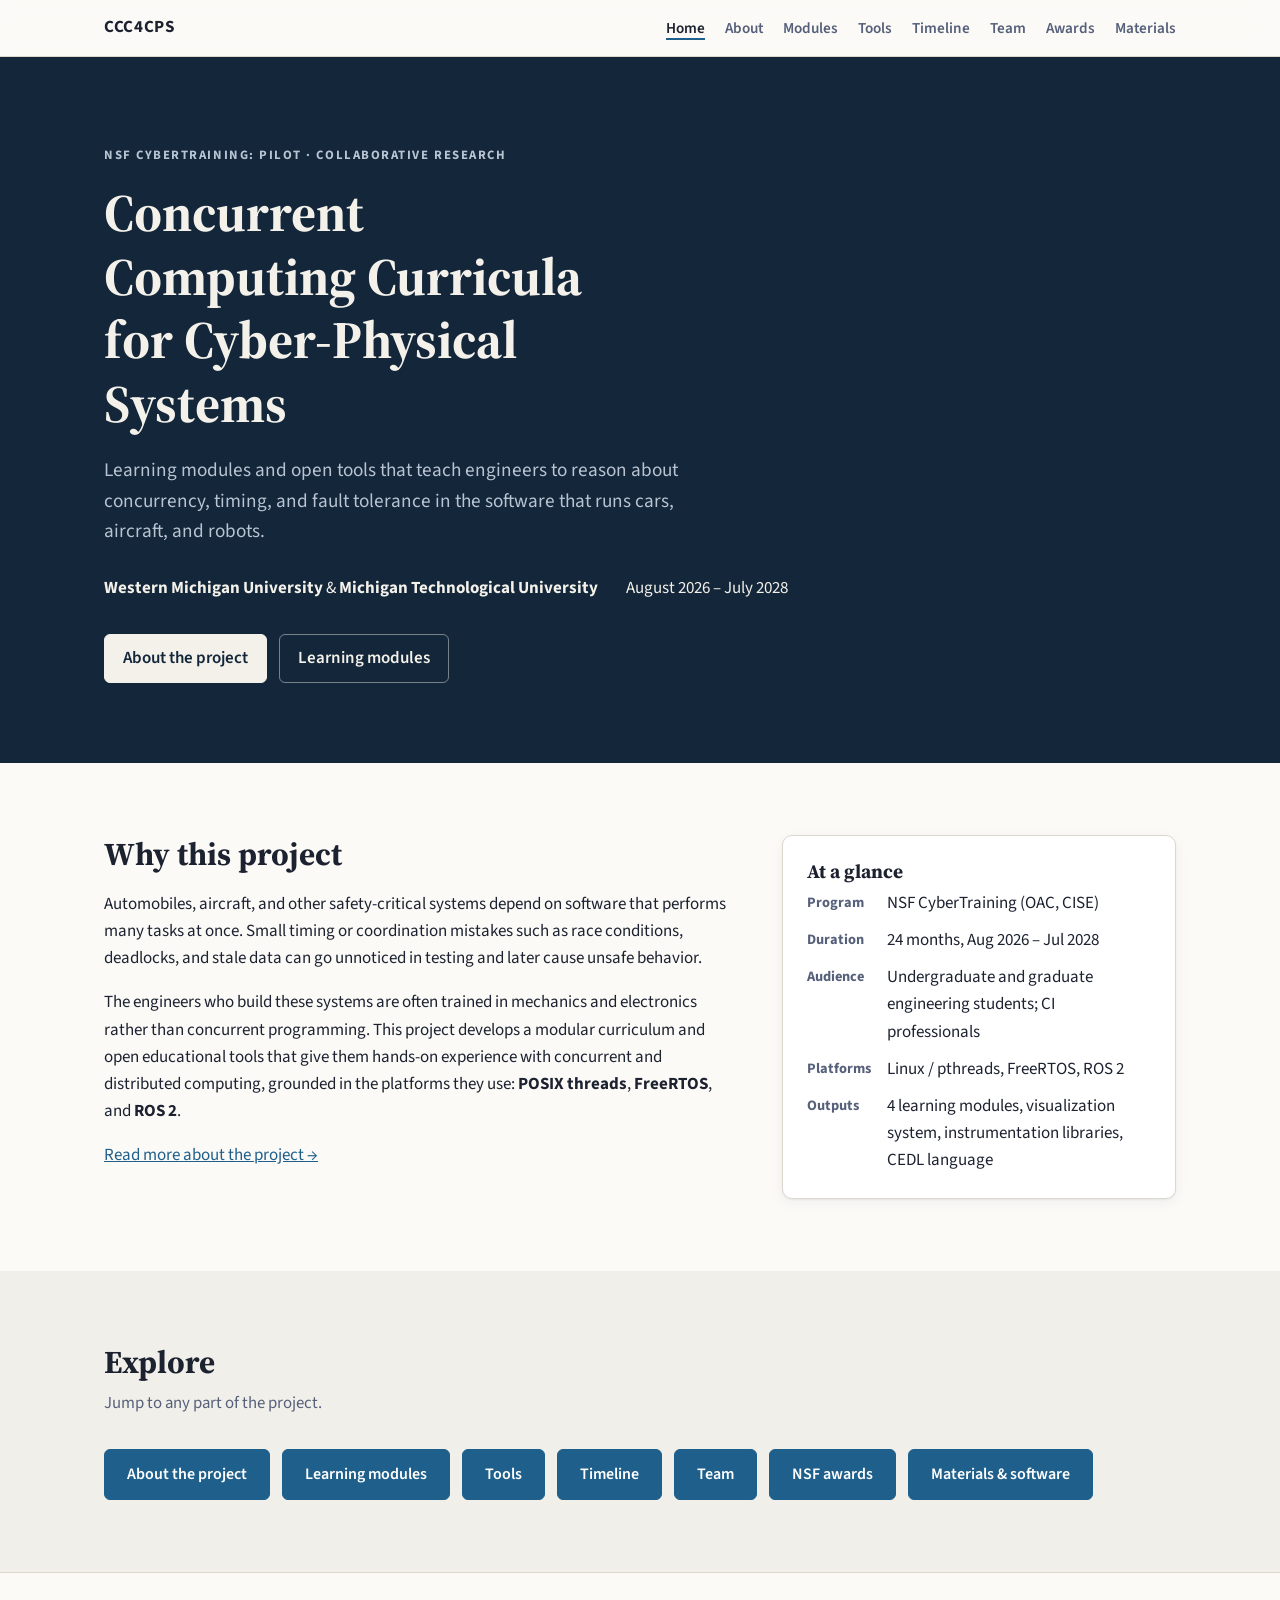
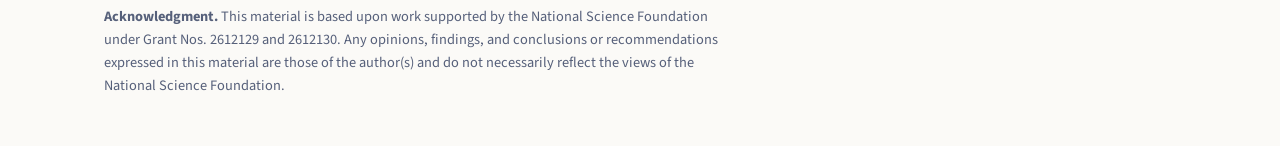
<file: index.html>
<!DOCTYPE html>
<html lang="en">
<head>
<meta charset="utf-8">
<meta name="viewport" content="width=device-width, initial-scale=1">
<title>Concurrent Computing Curricula for Cyber-Physical Systems</title>
<meta name="description" content="NSF CyberTraining Pilot project (Awards 2612129 and 2612130): curriculum modules and visualization tools that teach concurrent and distributed computing to engineers building cyber-physical systems.">
<link rel="preconnect" href="https://fonts.googleapis.com">
<link rel="preconnect" href="https://fonts.gstatic.com" crossorigin>
<link href="https://fonts.googleapis.com/css2?family=Source+Sans+3:wght@400;600;700&family=Source+Serif+4:opsz,wght@8..60,600;8..60,700&family=JetBrains+Mono:wght@400;500&display=swap" rel="stylesheet">
<link rel="stylesheet" href="style.css">
</head>
<body>

<a class="skip" href="#main">Skip to content</a>

<header class="site-header">
  <div class="wrap nav">
    <a class="brand" href="index.html">CCC4CPS</a>
    <nav aria-label="Main">
      <a href="index.html" aria-current="page">Home</a>
      <a href="about.html">About</a>
      <a href="modules.html">Modules</a>
      <a href="tools.html">Tools</a>
      <a href="timeline.html">Timeline</a>
      <a href="team.html">Team</a>
      <a href="awards.html">Awards</a>
      <a href="materials.html">Materials</a>
    </nav>
  </div>
</header>

<main id="main">

<section class="hero">
  <div class="wrap">
    <p class="eyebrow">NSF CyberTraining: Pilot &middot; Collaborative Research</p>
    <h1>Concurrent Computing Curricula for Cyber-Physical Systems</h1>
    <p class="lede">Learning modules and open tools that teach engineers to reason about concurrency, timing, and fault tolerance in the software that runs cars, aircraft, and robots.</p>
    <div class="hero-meta">
      <span><strong>Western Michigan University</strong> &amp; <strong>Michigan Technological University</strong></span>
      <span>August 2026 &ndash; July 2028</span>
    </div>
    <div class="hero-links">
      <a class="btn" href="about.html">About the project</a>
      <a class="btn btn-ghost" href="modules.html">Learning modules</a>
    </div>
  </div>
</section>

<section>
  <div class="wrap two-col">
    <div>
      <h2>Why this project</h2>
      <p>Automobiles, aircraft, and other safety-critical systems depend on software that performs many tasks at once. Small timing or coordination mistakes such as race conditions, deadlocks, and stale data can go unnoticed in testing and later cause unsafe behavior.</p>
      <p>The engineers who build these systems are often trained in mechanics and electronics rather than concurrent programming. This project develops a modular curriculum and open educational tools that give them hands-on experience with concurrent and distributed computing, grounded in the platforms they use: <strong>POSIX threads</strong>, <strong>FreeRTOS</strong>, and <strong>ROS&nbsp;2</strong>.</p>
      <p><a href="about.html">Read more about the project &rarr;</a></p>
    </div>
    <aside class="card facts" aria-label="Project at a glance">
      <h3>At a glance</h3>
      <dl>
        <dt>Program</dt><dd>NSF CyberTraining (OAC, CISE)</dd>
        <dt>Duration</dt><dd>24 months, Aug 2026 &ndash; Jul 2028</dd>
        <dt>Audience</dt><dd>Undergraduate and graduate engineering students; CI professionals</dd>
        <dt>Platforms</dt><dd>Linux / pthreads, FreeRTOS, ROS&nbsp;2</dd>
        <dt>Outputs</dt><dd>4 learning modules, visualization system, instrumentation libraries, CEDL language</dd>
      </dl>
    </aside>
  </div>
</section>

<section class="alt">
  <div class="wrap">
    <h2>Explore</h2>
    <p class="section-intro">Jump to any part of the project.</p>
    <div class="btn-row">
      <a class="btn btn-section" href="about.html">About the project</a>
      <a class="btn btn-section" href="modules.html">Learning modules</a>
      <a class="btn btn-section" href="tools.html">Tools</a>
      <a class="btn btn-section" href="timeline.html">Timeline</a>
      <a class="btn btn-section" href="team.html">Team</a>
      <a class="btn btn-section" href="awards.html">NSF awards</a>
      <a class="btn btn-section" href="materials.html">Materials &amp; software</a>
    </div>
  </div>
</section>

</main>

<footer class="site-footer">
  <div class="wrap">
    <p><strong>Acknowledgment.</strong> This material is based upon work supported by the National Science Foundation under Grant Nos. 2612129 and 2612130. Any opinions, findings, and conclusions or recommendations expressed in this material are those of the author(s) and do not necessarily reflect the views of the National Science Foundation.</p>
  </div>
</footer>

</body>
</html>
</file>
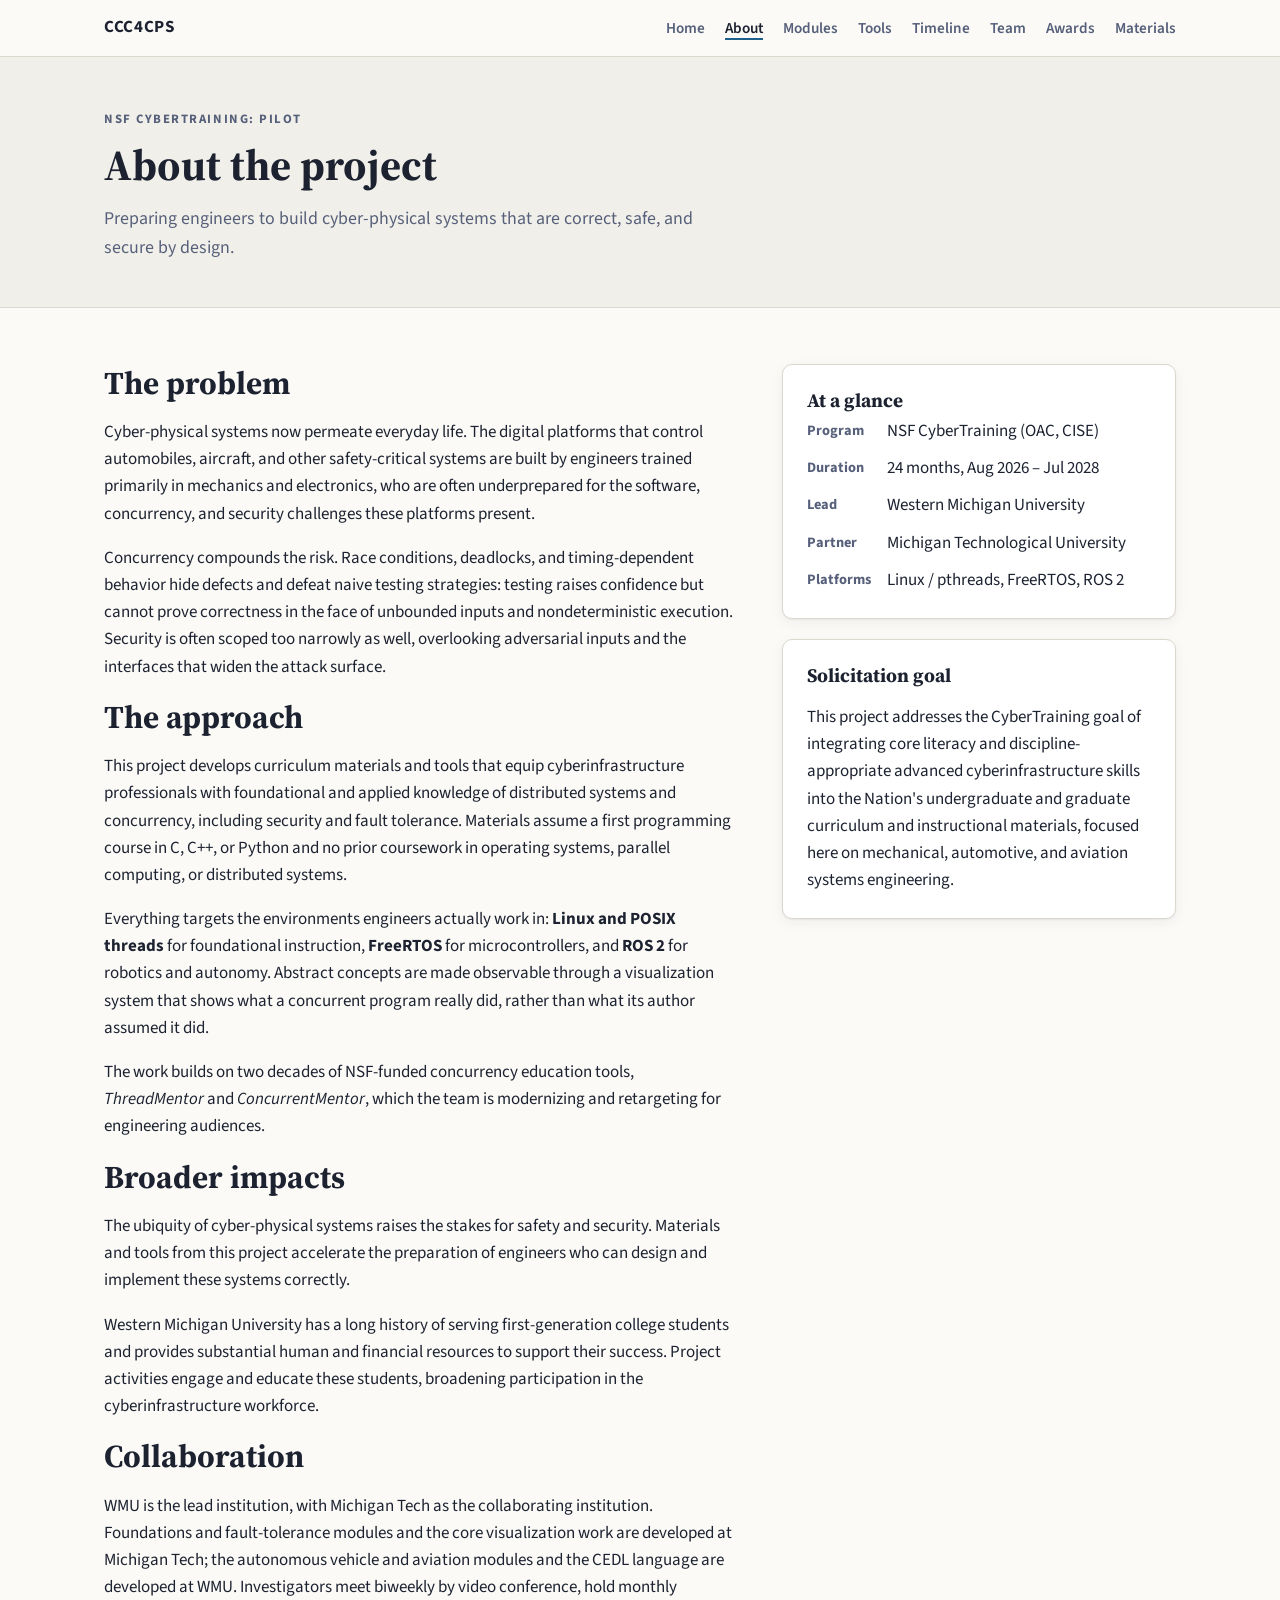
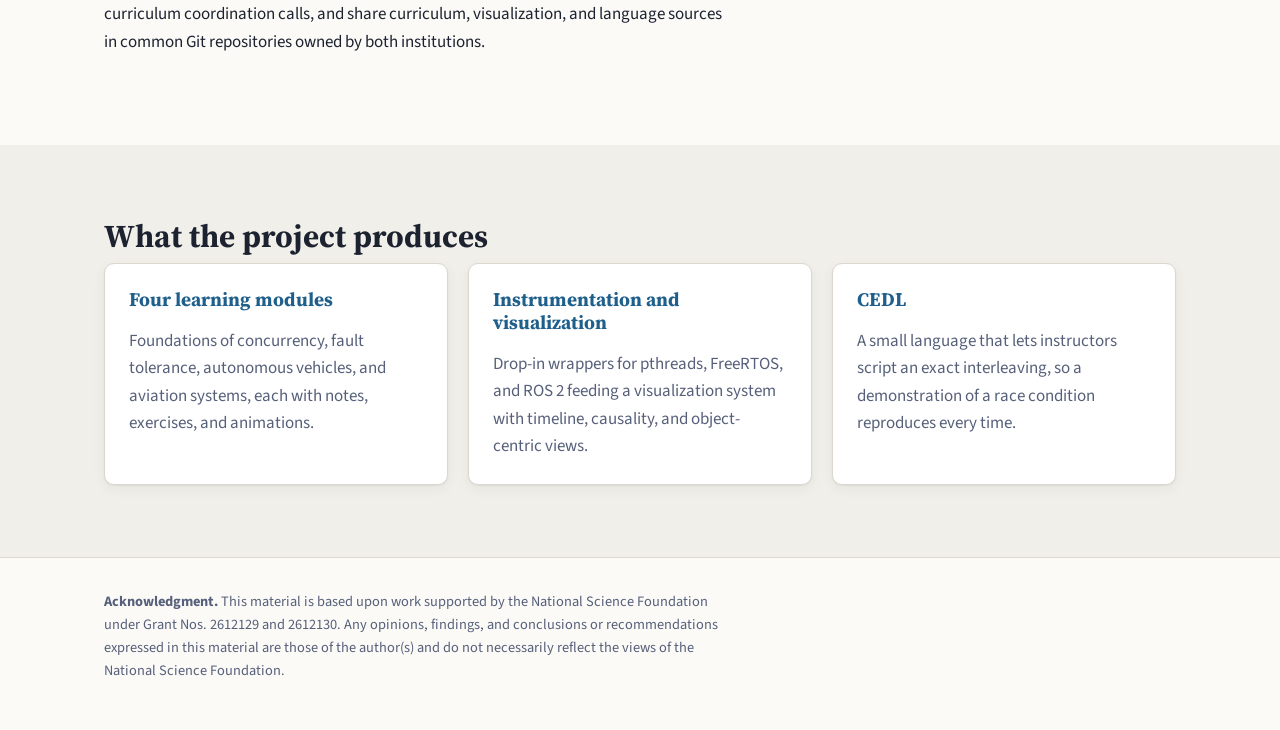
<file: about.html>
<!DOCTYPE html>
<html lang="en">
<head>
<meta charset="utf-8">
<meta name="viewport" content="width=device-width, initial-scale=1">
<title>About &middot; Concurrent Computing Curricula for Cyber-Physical Systems</title>
<meta name="description" content="Why concurrency training matters for engineers building cyber-physical systems, and how this NSF CyberTraining pilot project approaches it.">
<link rel="preconnect" href="https://fonts.googleapis.com">
<link rel="preconnect" href="https://fonts.gstatic.com" crossorigin>
<link href="https://fonts.googleapis.com/css2?family=Source+Sans+3:wght@400;600;700&family=Source+Serif+4:opsz,wght@8..60,600;8..60,700&family=JetBrains+Mono:wght@400;500&display=swap" rel="stylesheet">
<link rel="stylesheet" href="style.css">
</head>
<body>

<a class="skip" href="#main">Skip to content</a>

<header class="site-header">
  <div class="wrap nav">
    <a class="brand" href="index.html">CCC4CPS</a>
    <nav aria-label="Main">
      <a href="index.html">Home</a>
      <a href="about.html" aria-current="page">About</a>
      <a href="modules.html">Modules</a>
      <a href="tools.html">Tools</a>
      <a href="timeline.html">Timeline</a>
      <a href="team.html">Team</a>
      <a href="awards.html">Awards</a>
      <a href="materials.html">Materials</a>
    </nav>
  </div>
</header>

<main id="main">

<div class="page-hero">
  <div class="wrap">
    <p class="eyebrow">NSF CyberTraining: Pilot</p>
    <h1>About the project</h1>
    <p class="lede">Preparing engineers to build cyber-physical systems that are correct, safe, and secure by design.</p>
  </div>
</div>

<section>
  <div class="wrap two-col">
    <div>
      <h2>The problem</h2>
      <p>Cyber-physical systems now permeate everyday life. The digital platforms that control automobiles, aircraft, and other safety-critical systems are built by engineers trained primarily in mechanics and electronics, who are often underprepared for the software, concurrency, and security challenges these platforms present.</p>
      <p>Concurrency compounds the risk. Race conditions, deadlocks, and timing-dependent behavior hide defects and defeat naive testing strategies: testing raises confidence but cannot prove correctness in the face of unbounded inputs and nondeterministic execution. Security is often scoped too narrowly as well, overlooking adversarial inputs and the interfaces that widen the attack surface.</p>

      <h2>The approach</h2>
      <p>This project develops curriculum materials and tools that equip cyberinfrastructure professionals with foundational and applied knowledge of distributed systems and concurrency, including security and fault tolerance. Materials assume a first programming course in C, C++, or Python and no prior coursework in operating systems, parallel computing, or distributed systems.</p>
      <p>Everything targets the environments engineers actually work in: <strong>Linux and POSIX threads</strong> for foundational instruction, <strong>FreeRTOS</strong> for microcontrollers, and <strong>ROS&nbsp;2</strong> for robotics and autonomy. Abstract concepts are made observable through a visualization system that shows what a concurrent program really did, rather than what its author assumed it did.</p>
      <p>The work builds on two decades of NSF-funded concurrency education tools, <em>ThreadMentor</em> and <em>ConcurrentMentor</em>, which the team is modernizing and retargeting for engineering audiences.</p>

      <h2>Broader impacts</h2>
      <p>The ubiquity of cyber-physical systems raises the stakes for safety and security. Materials and tools from this project accelerate the preparation of engineers who can design and implement these systems correctly.</p>
      <p>Western Michigan University has a long history of serving first-generation college students and provides substantial human and financial resources to support their success. Project activities engage and educate these students, broadening participation in the cyberinfrastructure workforce.</p>

      <h2>Collaboration</h2>
      <p>WMU is the lead institution, with Michigan Tech as the collaborating institution. Foundations and fault-tolerance modules and the core visualization work are developed at Michigan Tech; the autonomous vehicle and aviation modules and the CEDL language are developed at WMU. Investigators meet biweekly by video conference, hold monthly curriculum coordination calls, and share curriculum, visualization, and language sources in common Git repositories owned by both institutions.</p>
    </div>

    <aside>
      <div class="card facts" aria-label="Project at a glance">
        <h3>At a glance</h3>
        <dl>
          <dt>Program</dt><dd>NSF CyberTraining (OAC, CISE)</dd>
          <dt>Duration</dt><dd>24 months, Aug 2026 &ndash; Jul 2028</dd>
          <dt>Lead</dt><dd>Western Michigan University</dd>
          <dt>Partner</dt><dd>Michigan Technological University</dd>
          <dt>Platforms</dt><dd>Linux / pthreads, FreeRTOS, ROS&nbsp;2</dd>
        </dl>
      </div>
      <div class="card sidecard">
        <h3>Solicitation goal</h3>
        <p>This project addresses the CyberTraining goal of integrating core literacy and discipline-appropriate advanced cyberinfrastructure skills into the Nation's undergraduate and graduate curriculum and instructional materials, focused here on mechanical, automotive, and aviation systems engineering.</p>
      </div>
    </aside>
  </div>
</section>

<section class="alt">
  <div class="wrap">
    <h2>What the project produces</h2>
    <div class="grid three">
      <a class="card link-card" href="modules.html">
        <h3>Four learning modules</h3>
        <p>Foundations of concurrency, fault tolerance, autonomous vehicles, and aviation systems, each with notes, exercises, and animations.</p>
      </a>
      <a class="card link-card" href="tools.html">
        <h3>Instrumentation and visualization</h3>
        <p>Drop-in wrappers for pthreads, FreeRTOS, and ROS&nbsp;2 feeding a visualization system with timeline, causality, and object-centric views.</p>
      </a>
      <a class="card link-card" href="tools.html#cedl">
        <h3>CEDL</h3>
        <p>A small language that lets instructors script an exact interleaving, so a demonstration of a race condition reproduces every time.</p>
      </a>
    </div>
  </div>
</section>

</main>

<footer class="site-footer">
  <div class="wrap">
    <p><strong>Acknowledgment.</strong> This material is based upon work supported by the National Science Foundation under Grant Nos. 2612129 and 2612130. Any opinions, findings, and conclusions or recommendations expressed in this material are those of the author(s) and do not necessarily reflect the views of the National Science Foundation.</p>
  </div>
</footer>

</body>
</html>
</file>
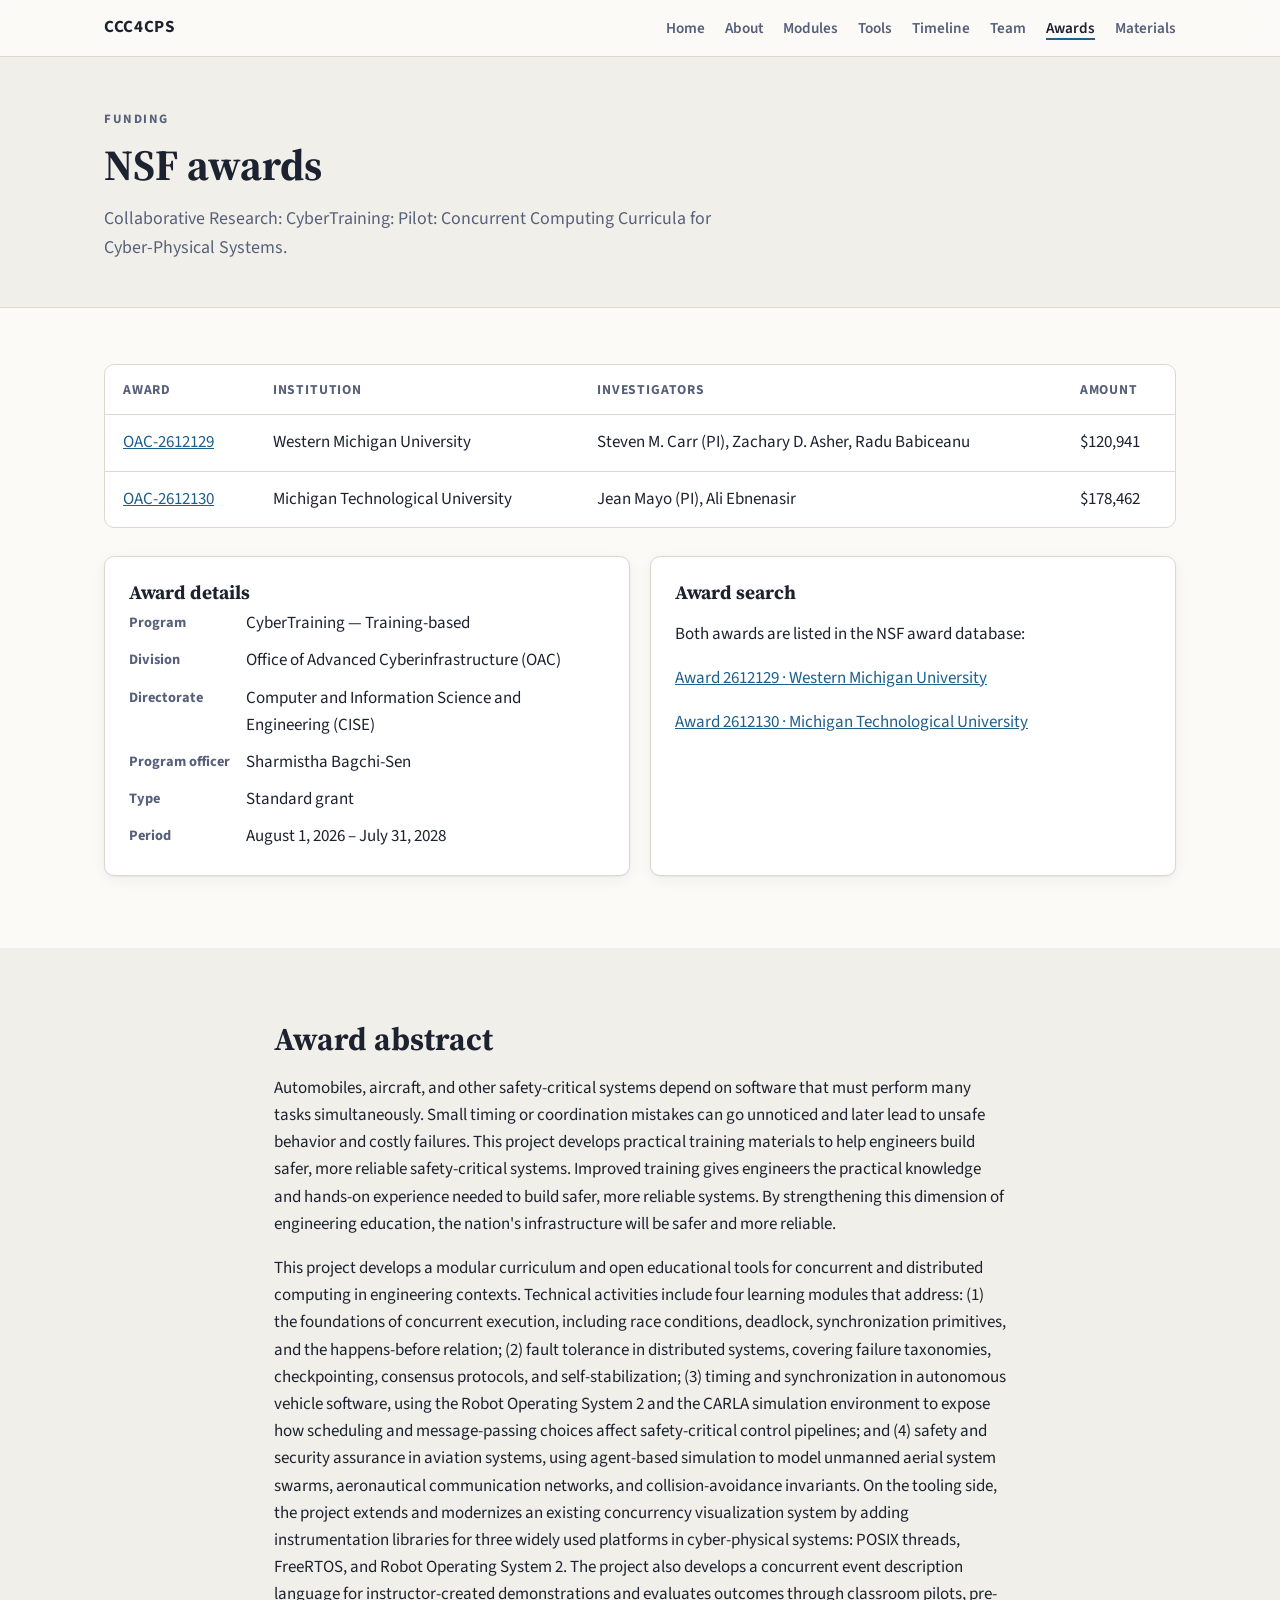
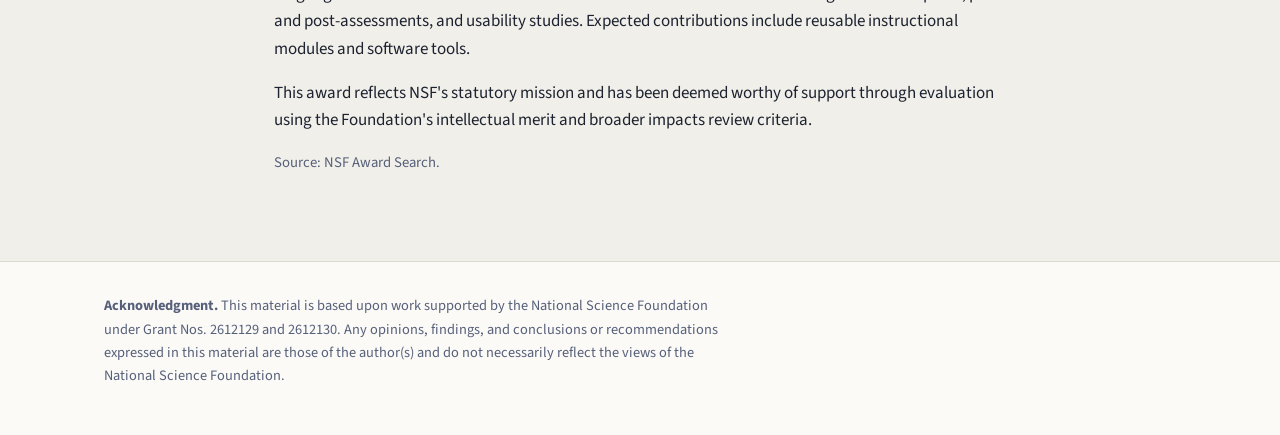
<file: awards.html>
<!DOCTYPE html>
<html lang="en">
<head>
<meta charset="utf-8">
<meta name="viewport" content="width=device-width, initial-scale=1">
<title>Awards &middot; Concurrent Computing Curricula for Cyber-Physical Systems</title>
<meta name="description" content="NSF CyberTraining awards OAC-2612129 (Western Michigan University) and OAC-2612130 (Michigan Technological University), with amounts, program details, and the award abstract.">
<link rel="preconnect" href="https://fonts.googleapis.com">
<link rel="preconnect" href="https://fonts.gstatic.com" crossorigin>
<link href="https://fonts.googleapis.com/css2?family=Source+Sans+3:wght@400;600;700&family=Source+Serif+4:opsz,wght@8..60,600;8..60,700&family=JetBrains+Mono:wght@400;500&display=swap" rel="stylesheet">
<link rel="stylesheet" href="style.css">
</head>
<body>

<a class="skip" href="#main">Skip to content</a>

<header class="site-header">
  <div class="wrap nav">
    <a class="brand" href="index.html">CCC4CPS</a>
    <nav aria-label="Main">
      <a href="index.html">Home</a>
      <a href="about.html">About</a>
      <a href="modules.html">Modules</a>
      <a href="tools.html">Tools</a>
      <a href="timeline.html">Timeline</a>
      <a href="team.html">Team</a>
      <a href="awards.html" aria-current="page">Awards</a>
      <a href="materials.html">Materials</a>
    </nav>
  </div>
</header>

<main id="main">

<div class="page-hero">
  <div class="wrap">
    <p class="eyebrow">Funding</p>
    <h1>NSF awards</h1>
    <p class="lede">Collaborative Research: CyberTraining: Pilot: Concurrent Computing Curricula for Cyber-Physical Systems.</p>
  </div>
</div>

<section>
  <div class="wrap">
    <div class="table-wrap">
      <table>
        <thead>
          <tr><th scope="col">Award</th><th scope="col">Institution</th><th scope="col">Investigators</th><th scope="col">Amount</th></tr>
        </thead>
        <tbody>
          <tr>
            <td><a href="https://www.nsf.gov/awardsearch/show-award/?AWD_ID=2612129">OAC-2612129</a></td>
            <td>Western Michigan University</td>
            <td>Steven M. Carr (PI), Zachary D. Asher, Radu Babiceanu</td>
            <td class="num-cell">$120,941</td>
          </tr>
          <tr>
            <td><a href="https://www.nsf.gov/awardsearch/show-award/?AWD_ID=2612130">OAC-2612130</a></td>
            <td>Michigan Technological University</td>
            <td>Jean Mayo (PI), Ali Ebnenasir</td>
            <td class="num-cell">$178,462</td>
          </tr>
        </tbody>
      </table>
    </div>

    <div class="grid two-up" style="margin-top:28px">
      <div class="card facts">
        <h3>Award details</h3>
        <dl>
          <dt>Program</dt><dd>CyberTraining &mdash; Training-based</dd>
          <dt>Division</dt><dd>Office of Advanced Cyberinfrastructure (OAC)</dd>
          <dt>Directorate</dt><dd>Computer and Information Science and Engineering (CISE)</dd>
          <dt>Program officer</dt><dd>Sharmistha Bagchi-Sen</dd>
          <dt>Type</dt><dd>Standard grant</dd>
          <dt>Period</dt><dd>August 1, 2026 &ndash; July 31, 2028</dd>
        </dl>
      </div>
      <div class="card sidecard">
        <h3>Award search</h3>
        <p>Both awards are listed in the NSF award database:</p>
        <p><a href="https://www.nsf.gov/awardsearch/show-award/?AWD_ID=2612129">Award 2612129 &middot; Western Michigan University</a></p>
        <p><a href="https://www.nsf.gov/awardsearch/show-award/?AWD_ID=2612130">Award 2612130 &middot; Michigan Technological University</a></p>
      </div>
    </div>
  </div>
</section>

<section class="alt">
  <div class="wrap narrow">
    <h2>Award abstract</h2>
    <p>Automobiles, aircraft, and other safety-critical systems depend on software that must perform many tasks simultaneously. Small timing or coordination mistakes can go unnoticed and later lead to unsafe behavior and costly failures. This project develops practical training materials to help engineers build safer, more reliable safety-critical systems. Improved training gives engineers the practical knowledge and hands-on experience needed to build safer, more reliable systems. By strengthening this dimension of engineering education, the nation's infrastructure will be safer and more reliable.</p>
    <p>This project develops a modular curriculum and open educational tools for concurrent and distributed computing in engineering contexts. Technical activities include four learning modules that address: (1) the foundations of concurrent execution, including race conditions, deadlock, synchronization primitives, and the happens-before relation; (2) fault tolerance in distributed systems, covering failure taxonomies, checkpointing, consensus protocols, and self-stabilization; (3) timing and synchronization in autonomous vehicle software, using the Robot Operating System 2 and the CARLA simulation environment to expose how scheduling and message-passing choices affect safety-critical control pipelines; and (4) safety and security assurance in aviation systems, using agent-based simulation to model unmanned aerial system swarms, aeronautical communication networks, and collision-avoidance invariants. On the tooling side, the project extends and modernizes an existing concurrency visualization system by adding instrumentation libraries for three widely used platforms in cyber-physical systems: POSIX threads, FreeRTOS, and Robot Operating System 2. The project also develops a concurrent event description language for instructor-created demonstrations and evaluates outcomes through classroom pilots, pre- and post-assessments, and usability studies. Expected contributions include reusable instructional modules and software tools.</p>
    <p>This award reflects NSF's statutory mission and has been deemed worthy of support through evaluation using the Foundation's intellectual merit and broader impacts review criteria.</p>
    <p class="small">Source: NSF Award Search.</p>
  </div>
</section>

</main>

<footer class="site-footer">
  <div class="wrap">
    <p><strong>Acknowledgment.</strong> This material is based upon work supported by the National Science Foundation under Grant Nos. 2612129 and 2612130. Any opinions, findings, and conclusions or recommendations expressed in this material are those of the author(s) and do not necessarily reflect the views of the National Science Foundation.</p>
  </div>
</footer>

</body>
</html>
</file>
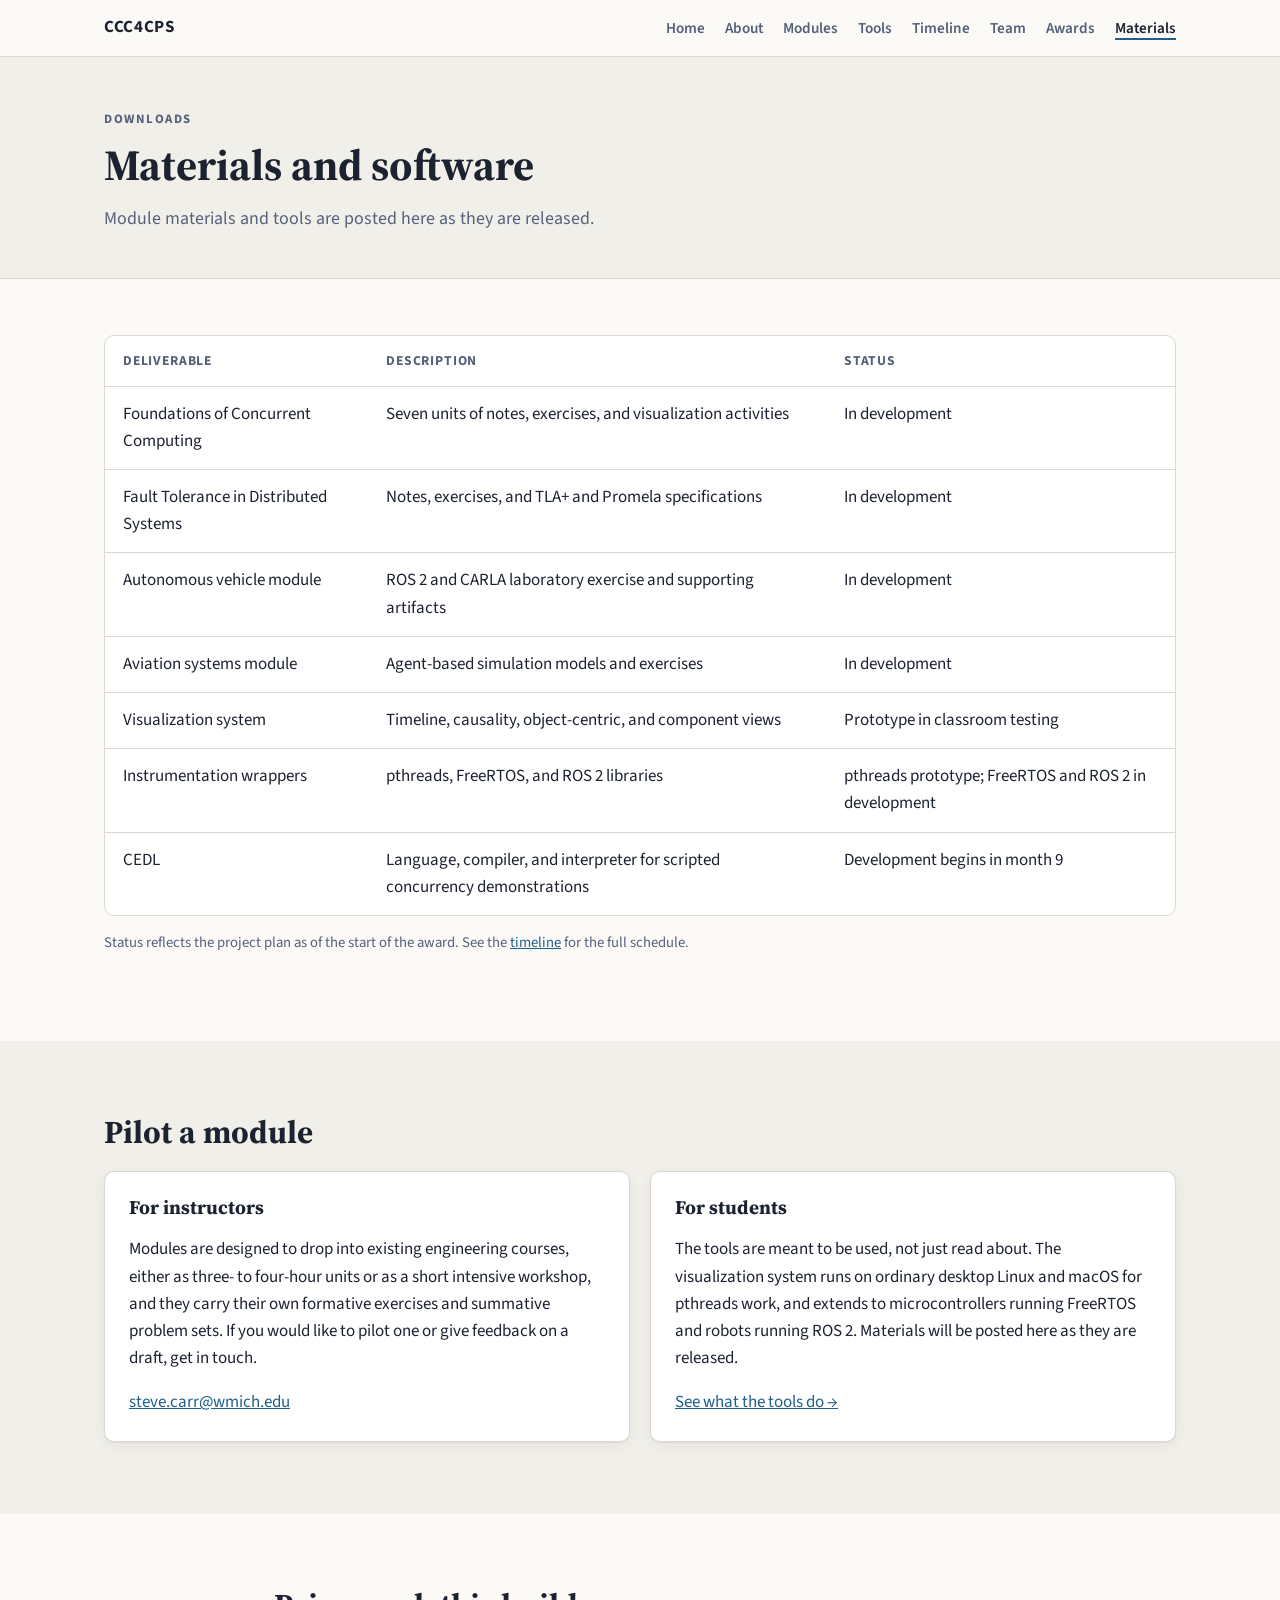
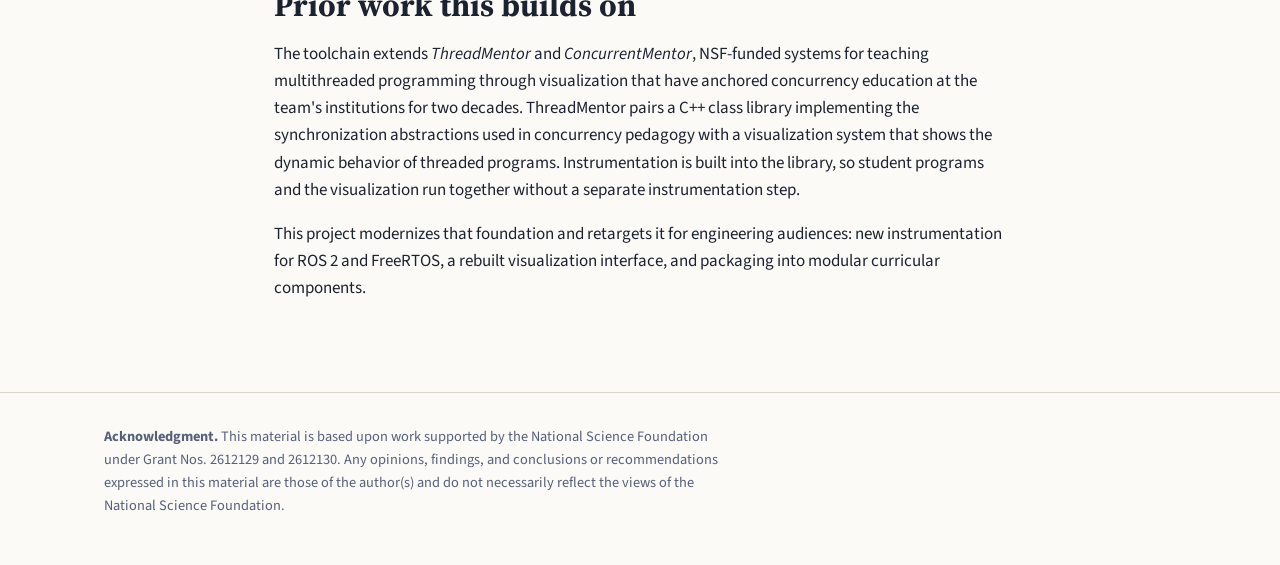
<file: materials.html>
<!DOCTYPE html>
<html lang="en">
<head>
<meta charset="utf-8">
<meta name="viewport" content="width=device-width, initial-scale=1">
<title>Materials and software &middot; Concurrent Computing Curricula for Cyber-Physical Systems</title>
<meta name="description" content="Release status for the learning modules, visualization system, instrumentation wrappers, and CEDL, and how to pilot them in a course.">
<link rel="preconnect" href="https://fonts.googleapis.com">
<link rel="preconnect" href="https://fonts.gstatic.com" crossorigin>
<link href="https://fonts.googleapis.com/css2?family=Source+Sans+3:wght@400;600;700&family=Source+Serif+4:opsz,wght@8..60,600;8..60,700&family=JetBrains+Mono:wght@400;500&display=swap" rel="stylesheet">
<link rel="stylesheet" href="style.css">
</head>
<body>

<a class="skip" href="#main">Skip to content</a>

<header class="site-header">
  <div class="wrap nav">
    <a class="brand" href="index.html">CCC4CPS</a>
    <nav aria-label="Main">
      <a href="index.html">Home</a>
      <a href="about.html">About</a>
      <a href="modules.html">Modules</a>
      <a href="tools.html">Tools</a>
      <a href="timeline.html">Timeline</a>
      <a href="team.html">Team</a>
      <a href="awards.html">Awards</a>
      <a href="materials.html" aria-current="page">Materials</a>
    </nav>
  </div>
</header>

<main id="main">

<div class="page-hero">
  <div class="wrap">
    <p class="eyebrow">Downloads</p>
    <h1>Materials and software</h1>
    <p class="lede">Module materials and tools are posted here as they are released.</p>
  </div>
</div>

<section>
  <div class="wrap">
    <div class="table-wrap">
      <table>
        <thead>
          <tr><th scope="col">Deliverable</th><th scope="col">Description</th><th scope="col">Status</th></tr>
        </thead>
        <tbody>
          <tr><td>Foundations of Concurrent Computing</td><td>Seven units of notes, exercises, and visualization activities</td><td>In development</td></tr>
          <tr><td>Fault Tolerance in Distributed Systems</td><td>Notes, exercises, and TLA+ and Promela specifications</td><td>In development</td></tr>
          <tr><td>Autonomous vehicle module</td><td>ROS&nbsp;2 and CARLA laboratory exercise and supporting artifacts</td><td>In development</td></tr>
          <tr><td>Aviation systems module</td><td>Agent-based simulation models and exercises</td><td>In development</td></tr>
          <tr><td>Visualization system</td><td>Timeline, causality, object-centric, and component views</td><td>Prototype in classroom testing</td></tr>
          <tr><td>Instrumentation wrappers</td><td>pthreads, FreeRTOS, and ROS&nbsp;2 libraries</td><td>pthreads prototype; FreeRTOS and ROS&nbsp;2 in development</td></tr>
          <tr><td>CEDL</td><td>Language, compiler, and interpreter for scripted concurrency demonstrations</td><td>Development begins in month 9</td></tr>
        </tbody>
      </table>
    </div>
    <p class="small">Status reflects the project plan as of the start of the award. See the <a href="timeline.html">timeline</a> for the full schedule.</p>
  </div>
</section>

<section class="alt">
  <div class="wrap">
    <h2>Pilot a module</h2>
    <div class="grid two-up">
      <div class="card">
        <h3>For instructors</h3>
        <p>Modules are designed to drop into existing engineering courses, either as three- to four-hour units or as a short intensive workshop, and they carry their own formative exercises and summative problem sets. If you would like to pilot one or give feedback on a draft, get in touch.</p>
        <p><a href="mailto:steve.carr@wmich.edu">steve.carr@wmich.edu</a></p>
      </div>
      <div class="card">
        <h3>For students</h3>
        <p>The tools are meant to be used, not just read about. The visualization system runs on ordinary desktop Linux and macOS for pthreads work, and extends to microcontrollers running FreeRTOS and robots running ROS&nbsp;2. Materials will be posted here as they are released.</p>
        <p><a href="tools.html">See what the tools do &rarr;</a></p>
      </div>
    </div>
  </div>
</section>

<section>
  <div class="wrap narrow">
    <h2>Prior work this builds on</h2>
    <p>The toolchain extends <em>ThreadMentor</em> and <em>ConcurrentMentor</em>, NSF-funded systems for teaching multithreaded programming through visualization that have anchored concurrency education at the team's institutions for two decades. ThreadMentor pairs a C++ class library implementing the synchronization abstractions used in concurrency pedagogy with a visualization system that shows the dynamic behavior of threaded programs. Instrumentation is built into the library, so student programs and the visualization run together without a separate instrumentation step.</p>
    <p>This project modernizes that foundation and retargets it for engineering audiences: new instrumentation for ROS&nbsp;2 and FreeRTOS, a rebuilt visualization interface, and packaging into modular curricular components.</p>
  </div>
</section>

</main>

<footer class="site-footer">
  <div class="wrap">
    <p><strong>Acknowledgment.</strong> This material is based upon work supported by the National Science Foundation under Grant Nos. 2612129 and 2612130. Any opinions, findings, and conclusions or recommendations expressed in this material are those of the author(s) and do not necessarily reflect the views of the National Science Foundation.</p>
  </div>
</footer>

</body>
</html>
</file>
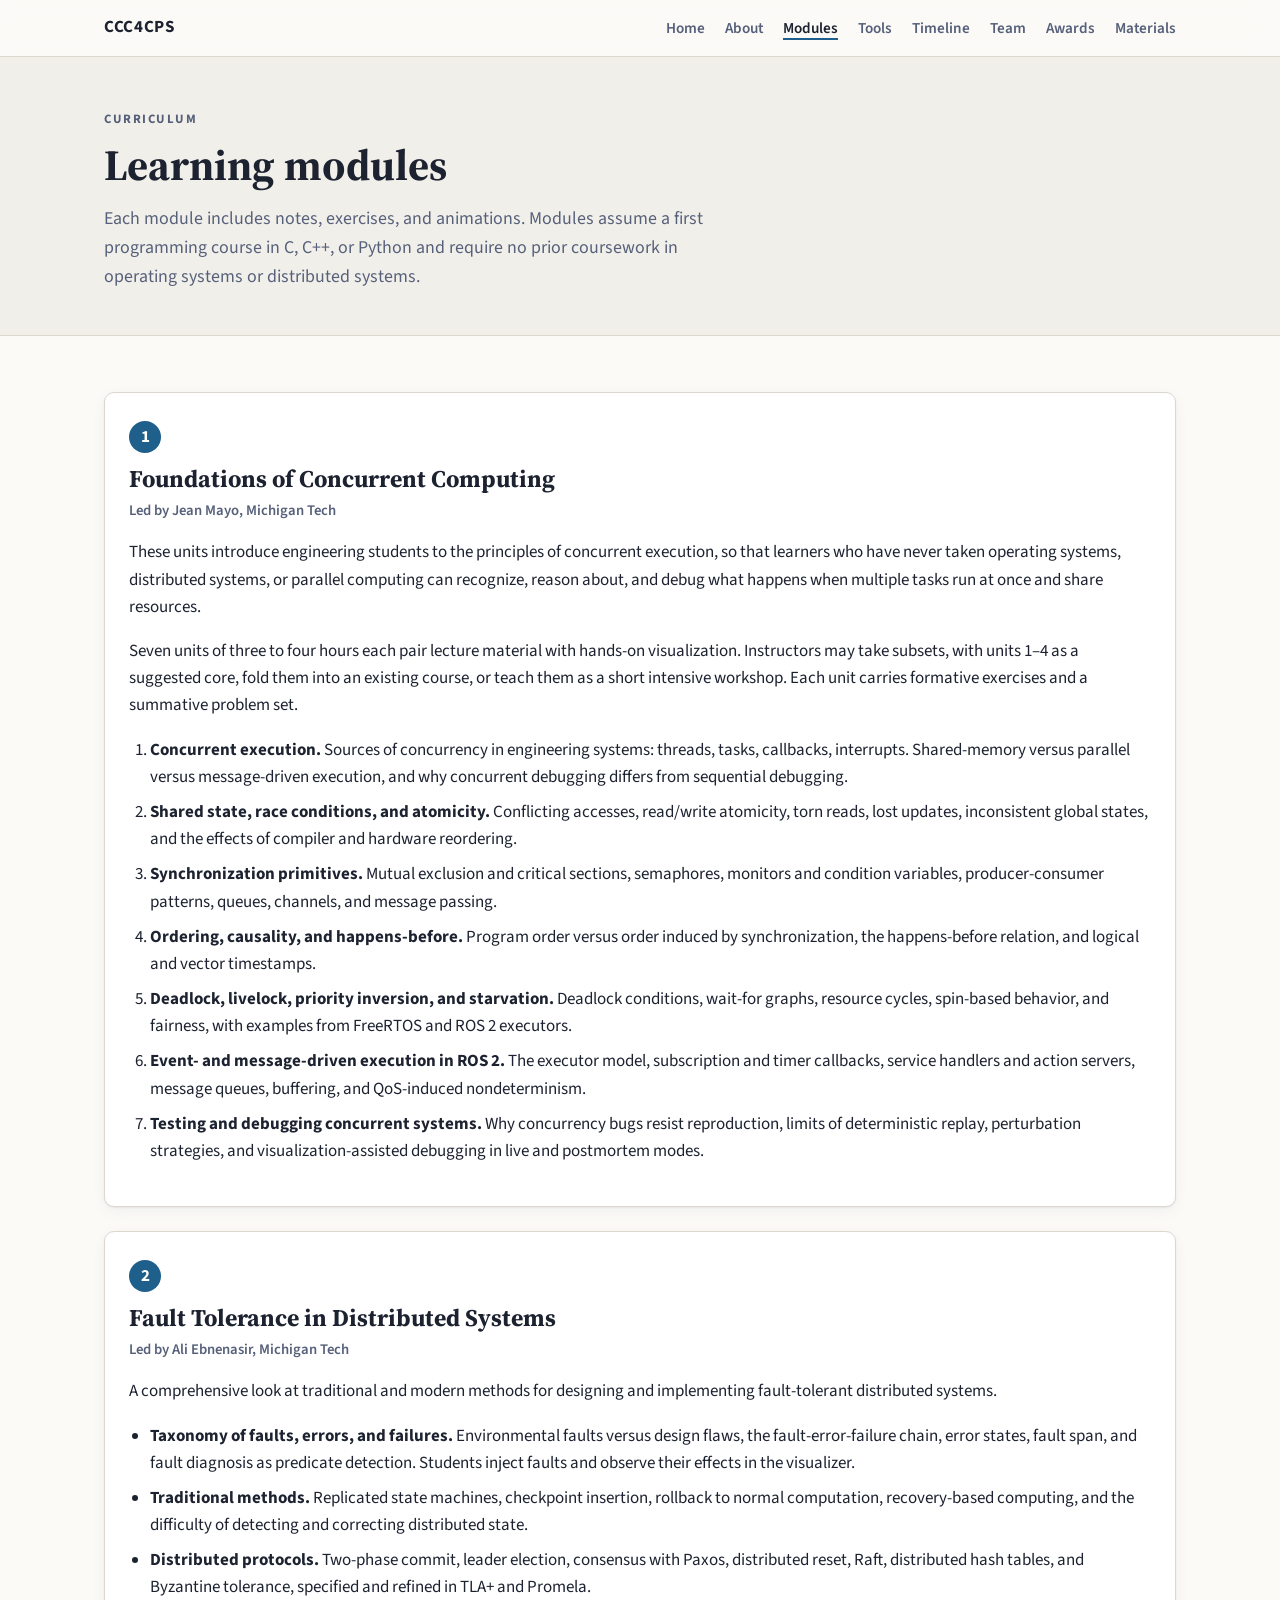
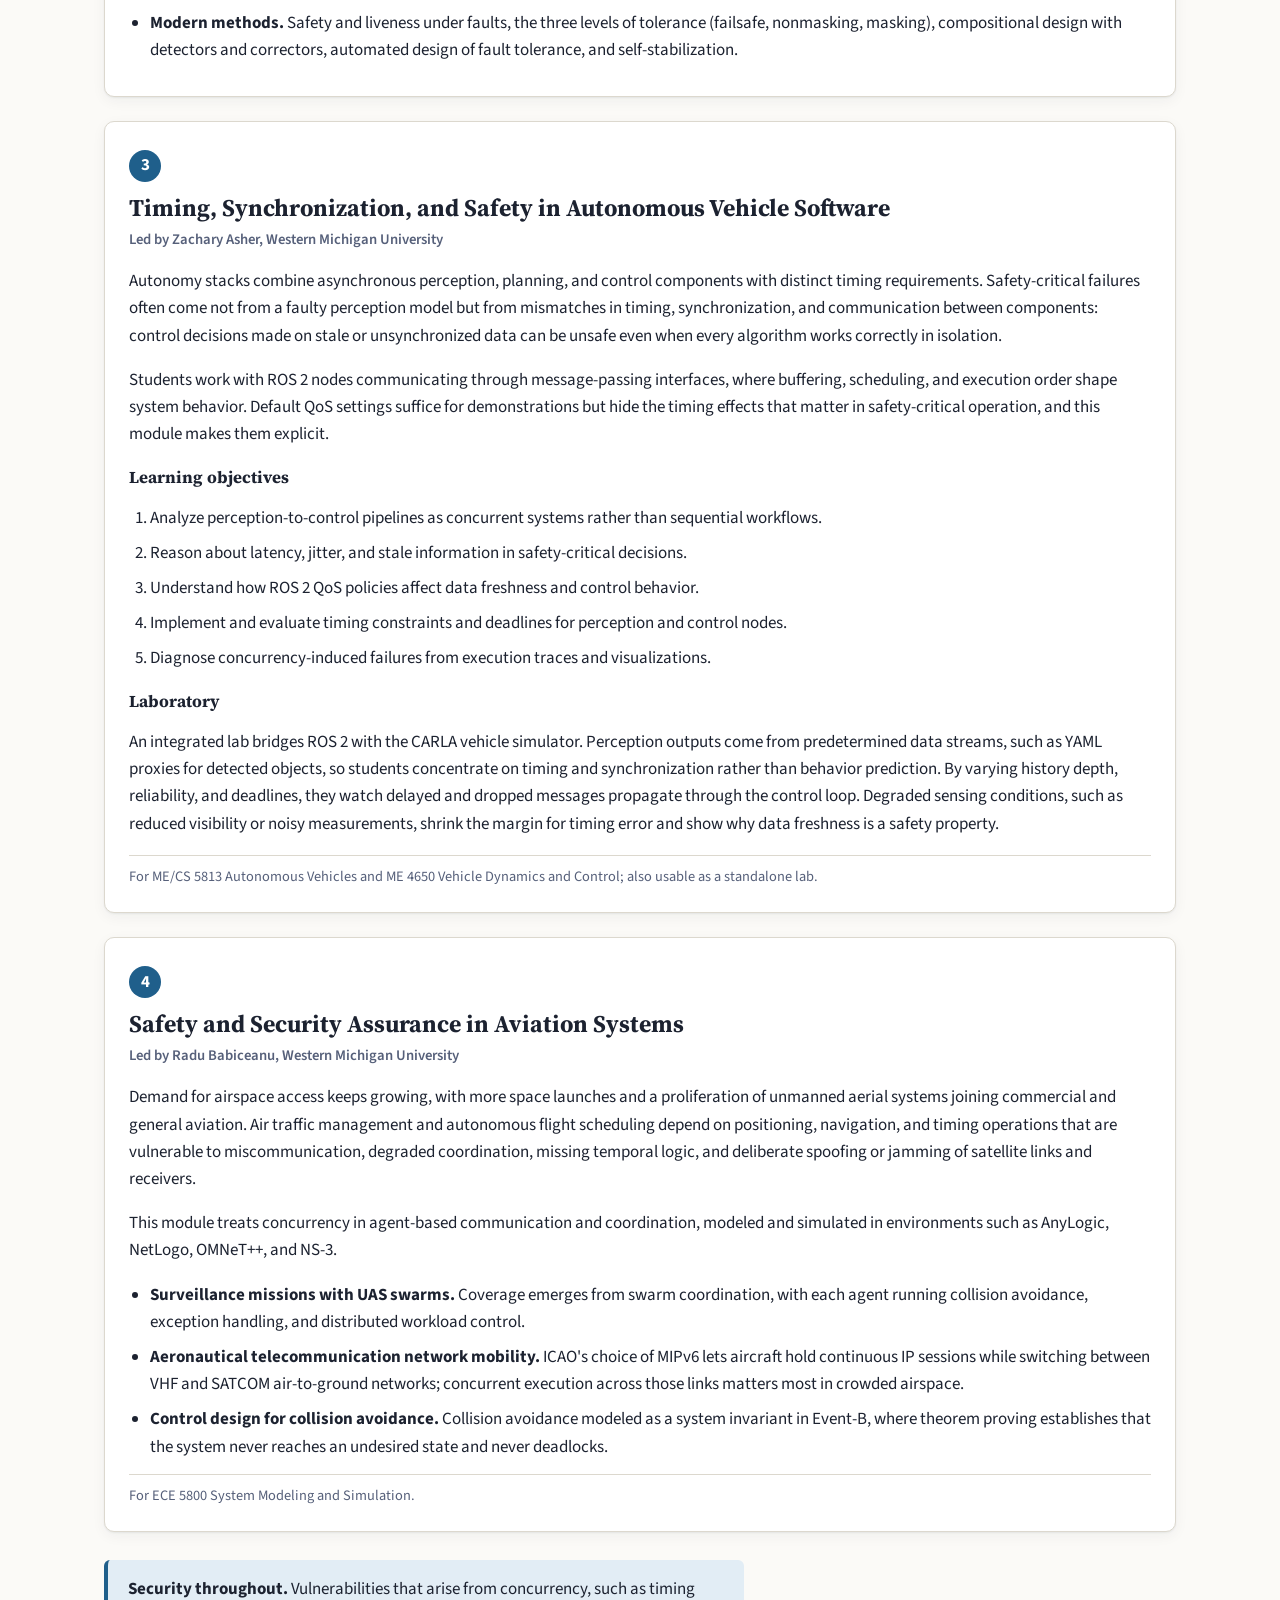
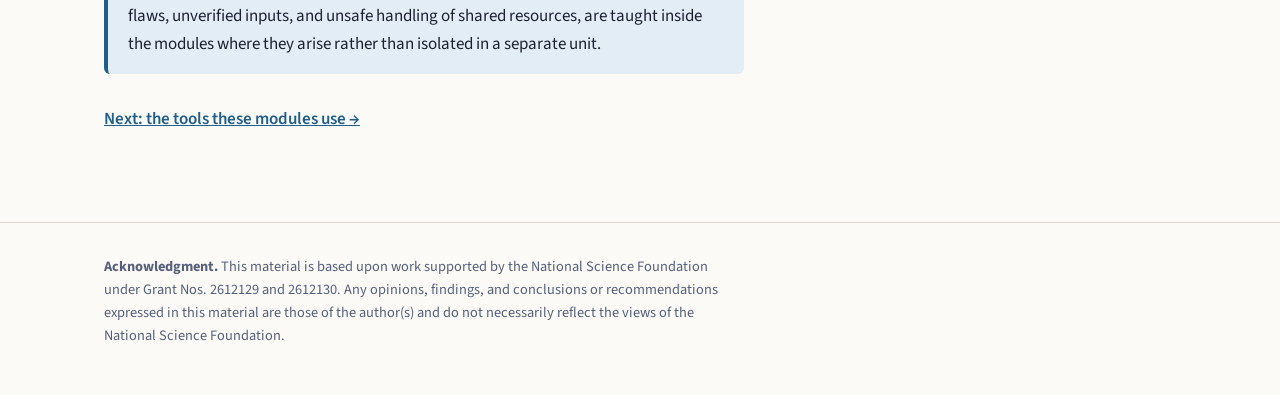
<file: modules.html>
<!DOCTYPE html>
<html lang="en">
<head>
<meta charset="utf-8">
<meta name="viewport" content="width=device-width, initial-scale=1">
<title>Learning modules &middot; Concurrent Computing Curricula for Cyber-Physical Systems</title>
<meta name="description" content="Four learning modules: foundations of concurrent computing, fault tolerance in distributed systems, timing and safety in autonomous vehicle software, and safety and security assurance in aviation systems.">
<link rel="preconnect" href="https://fonts.googleapis.com">
<link rel="preconnect" href="https://fonts.gstatic.com" crossorigin>
<link href="https://fonts.googleapis.com/css2?family=Source+Sans+3:wght@400;600;700&family=Source+Serif+4:opsz,wght@8..60,600;8..60,700&family=JetBrains+Mono:wght@400;500&display=swap" rel="stylesheet">
<link rel="stylesheet" href="style.css">
</head>
<body>

<a class="skip" href="#main">Skip to content</a>

<header class="site-header">
  <div class="wrap nav">
    <a class="brand" href="index.html">CCC4CPS</a>
    <nav aria-label="Main">
      <a href="index.html">Home</a>
      <a href="about.html">About</a>
      <a href="modules.html" aria-current="page">Modules</a>
      <a href="tools.html">Tools</a>
      <a href="timeline.html">Timeline</a>
      <a href="team.html">Team</a>
      <a href="awards.html">Awards</a>
      <a href="materials.html">Materials</a>
    </nav>
  </div>
</header>

<main id="main">

<div class="page-hero">
  <div class="wrap">
    <p class="eyebrow">Curriculum</p>
    <h1>Learning modules</h1>
    <p class="lede">Each module includes notes, exercises, and animations. Modules assume a first programming course in C, C++, or Python and require no prior coursework in operating systems or distributed systems.</p>
  </div>
</div>

<section>
  <div class="wrap">
    <article class="card module module-full" id="foundations">
      <span class="num">1</span>
      <h2>Foundations of Concurrent Computing</h2>
      <p class="lead-by">Led by Jean Mayo, Michigan Tech</p>
      <p>These units introduce engineering students to the principles of concurrent execution, so that learners who have never taken operating systems, distributed systems, or parallel computing can recognize, reason about, and debug what happens when multiple tasks run at once and share resources.</p>
      <p>Seven units of three to four hours each pair lecture material with hands-on visualization. Instructors may take subsets, with units 1&ndash;4 as a suggested core, fold them into an existing course, or teach them as a short intensive workshop. Each unit carries formative exercises and a summative problem set.</p>
      <ol class="units">
        <li><strong>Concurrent execution.</strong> Sources of concurrency in engineering systems: threads, tasks, callbacks, interrupts. Shared-memory versus parallel versus message-driven execution, and why concurrent debugging differs from sequential debugging.</li>
        <li><strong>Shared state, race conditions, and atomicity.</strong> Conflicting accesses, read/write atomicity, torn reads, lost updates, inconsistent global states, and the effects of compiler and hardware reordering.</li>
        <li><strong>Synchronization primitives.</strong> Mutual exclusion and critical sections, semaphores, monitors and condition variables, producer-consumer patterns, queues, channels, and message passing.</li>
        <li><strong>Ordering, causality, and happens-before.</strong> Program order versus order induced by synchronization, the happens-before relation, and logical and vector timestamps.</li>
        <li><strong>Deadlock, livelock, priority inversion, and starvation.</strong> Deadlock conditions, wait-for graphs, resource cycles, spin-based behavior, and fairness, with examples from FreeRTOS and ROS&nbsp;2 executors.</li>
        <li><strong>Event- and message-driven execution in ROS&nbsp;2.</strong> The executor model, subscription and timer callbacks, service handlers and action servers, message queues, buffering, and QoS-induced nondeterminism.</li>
        <li><strong>Testing and debugging concurrent systems.</strong> Why concurrency bugs resist reproduction, limits of deterministic replay, perturbation strategies, and visualization-assisted debugging in live and postmortem modes.</li>
      </ol>
    </article>

    <article class="card module module-full" id="fault-tolerance">
      <span class="num">2</span>
      <h2>Fault Tolerance in Distributed Systems</h2>
      <p class="lead-by">Led by Ali Ebnenasir, Michigan Tech</p>
      <p>A comprehensive look at traditional and modern methods for designing and implementing fault-tolerant distributed systems.</p>
      <ul>
        <li><strong>Taxonomy of faults, errors, and failures.</strong> Environmental faults versus design flaws, the fault-error-failure chain, error states, fault span, and fault diagnosis as predicate detection. Students inject faults and observe their effects in the visualizer.</li>
        <li><strong>Traditional methods.</strong> Replicated state machines, checkpoint insertion, rollback to normal computation, recovery-based computing, and the difficulty of detecting and correcting distributed state.</li>
        <li><strong>Distributed protocols.</strong> Two-phase commit, leader election, consensus with Paxos, distributed reset, Raft, distributed hash tables, and Byzantine tolerance, specified and refined in TLA+ and Promela.</li>
        <li><strong>Modern methods.</strong> Safety and liveness under faults, the three levels of tolerance (failsafe, nonmasking, masking), compositional design with detectors and correctors, automated design of fault tolerance, and self-stabilization.</li>
      </ul>
    </article>

    <article class="card module module-full" id="autonomous-vehicles">
      <span class="num">3</span>
      <h2>Timing, Synchronization, and Safety in Autonomous Vehicle Software</h2>
      <p class="lead-by">Led by Zachary Asher, Western Michigan University</p>
      <p>Autonomy stacks combine asynchronous perception, planning, and control components with distinct timing requirements. Safety-critical failures often come not from a faulty perception model but from mismatches in timing, synchronization, and communication between components: control decisions made on stale or unsynchronized data can be unsafe even when every algorithm works correctly in isolation.</p>
      <p>Students work with ROS&nbsp;2 nodes communicating through message-passing interfaces, where buffering, scheduling, and execution order shape system behavior. Default QoS settings suffice for demonstrations but hide the timing effects that matter in safety-critical operation, and this module makes them explicit.</p>
      <h3>Learning objectives</h3>
      <ol>
        <li>Analyze perception-to-control pipelines as concurrent systems rather than sequential workflows.</li>
        <li>Reason about latency, jitter, and stale information in safety-critical decisions.</li>
        <li>Understand how ROS&nbsp;2 QoS policies affect data freshness and control behavior.</li>
        <li>Implement and evaluate timing constraints and deadlines for perception and control nodes.</li>
        <li>Diagnose concurrency-induced failures from execution traces and visualizations.</li>
      </ol>
      <h3>Laboratory</h3>
      <p>An integrated lab bridges ROS&nbsp;2 with the CARLA vehicle simulator. Perception outputs come from predetermined data streams, such as YAML proxies for detected objects, so students concentrate on timing and synchronization rather than behavior prediction. By varying history depth, reliability, and deadlines, they watch delayed and dropped messages propagate through the control loop. Degraded sensing conditions, such as reduced visibility or noisy measurements, shrink the margin for timing error and show why data freshness is a safety property.</p>
      <p class="courses">For ME/CS 5813 Autonomous Vehicles and ME 4650 Vehicle Dynamics and Control; also usable as a standalone lab.</p>
    </article>

    <article class="card module module-full" id="aviation">
      <span class="num">4</span>
      <h2>Safety and Security Assurance in Aviation Systems</h2>
      <p class="lead-by">Led by Radu Babiceanu, Western Michigan University</p>
      <p>Demand for airspace access keeps growing, with more space launches and a proliferation of unmanned aerial systems joining commercial and general aviation. Air traffic management and autonomous flight scheduling depend on positioning, navigation, and timing operations that are vulnerable to miscommunication, degraded coordination, missing temporal logic, and deliberate spoofing or jamming of satellite links and receivers.</p>
      <p>This module treats concurrency in agent-based communication and coordination, modeled and simulated in environments such as AnyLogic, NetLogo, OMNeT++, and NS-3.</p>
      <ul>
        <li><strong>Surveillance missions with UAS swarms.</strong> Coverage emerges from swarm coordination, with each agent running collision avoidance, exception handling, and distributed workload control.</li>
        <li><strong>Aeronautical telecommunication network mobility.</strong> ICAO's choice of MIPv6 lets aircraft hold continuous IP sessions while switching between VHF and SATCOM air-to-ground networks; concurrent execution across those links matters most in crowded airspace.</li>
        <li><strong>Control design for collision avoidance.</strong> Collision avoidance modeled as a system invariant in Event-B, where theorem proving establishes that the system never reaches an undesired state and never deadlocks.</li>
      </ul>
      <p class="courses">For ECE 5800 System Modeling and Simulation.</p>
    </article>

    <p class="note"><strong>Security throughout.</strong> Vulnerabilities that arise from concurrency, such as timing flaws, unverified inputs, and unsafe handling of shared resources, are taught inside the modules where they arise rather than isolated in a separate unit.</p>

    <p class="pagelink"><a href="tools.html">Next: the tools these modules use &rarr;</a></p>
  </div>
</section>

</main>

<footer class="site-footer">
  <div class="wrap">
    <p><strong>Acknowledgment.</strong> This material is based upon work supported by the National Science Foundation under Grant Nos. 2612129 and 2612130. Any opinions, findings, and conclusions or recommendations expressed in this material are those of the author(s) and do not necessarily reflect the views of the National Science Foundation.</p>
  </div>
</footer>

</body>
</html>
</file>
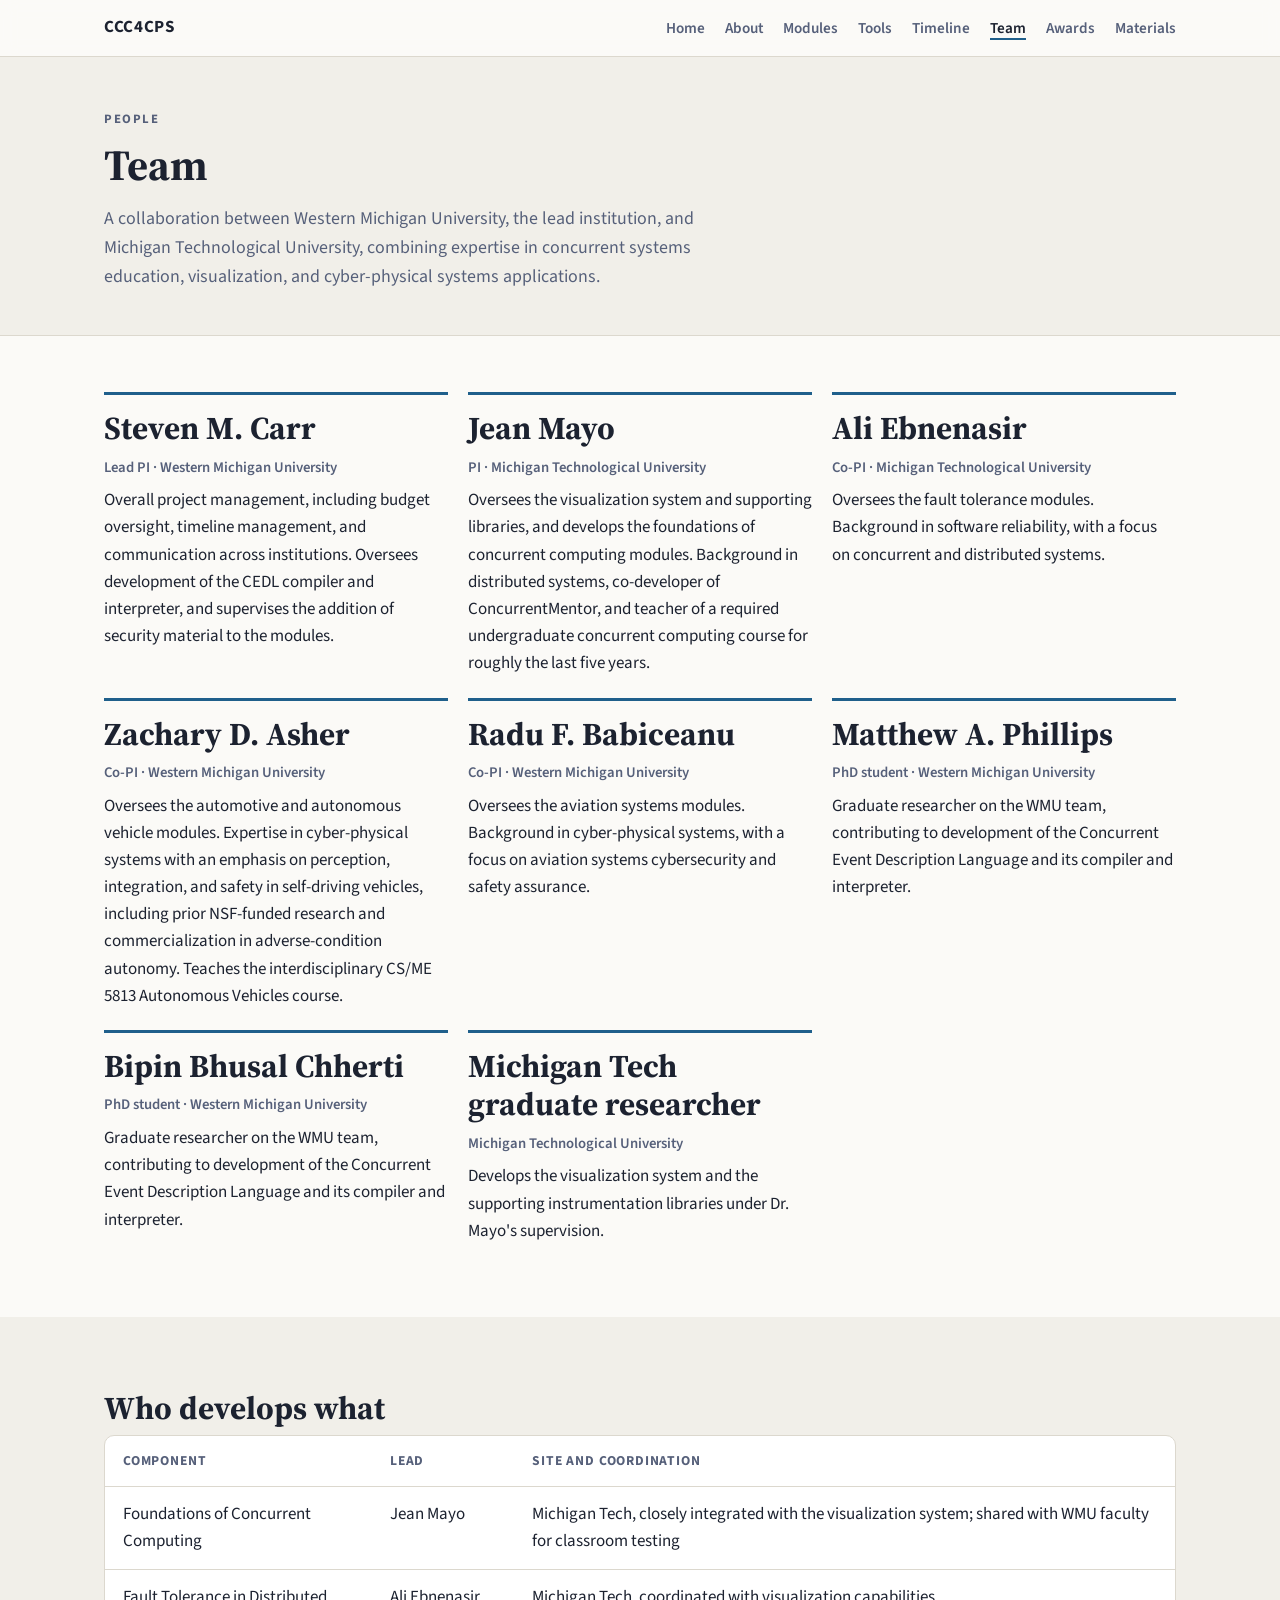
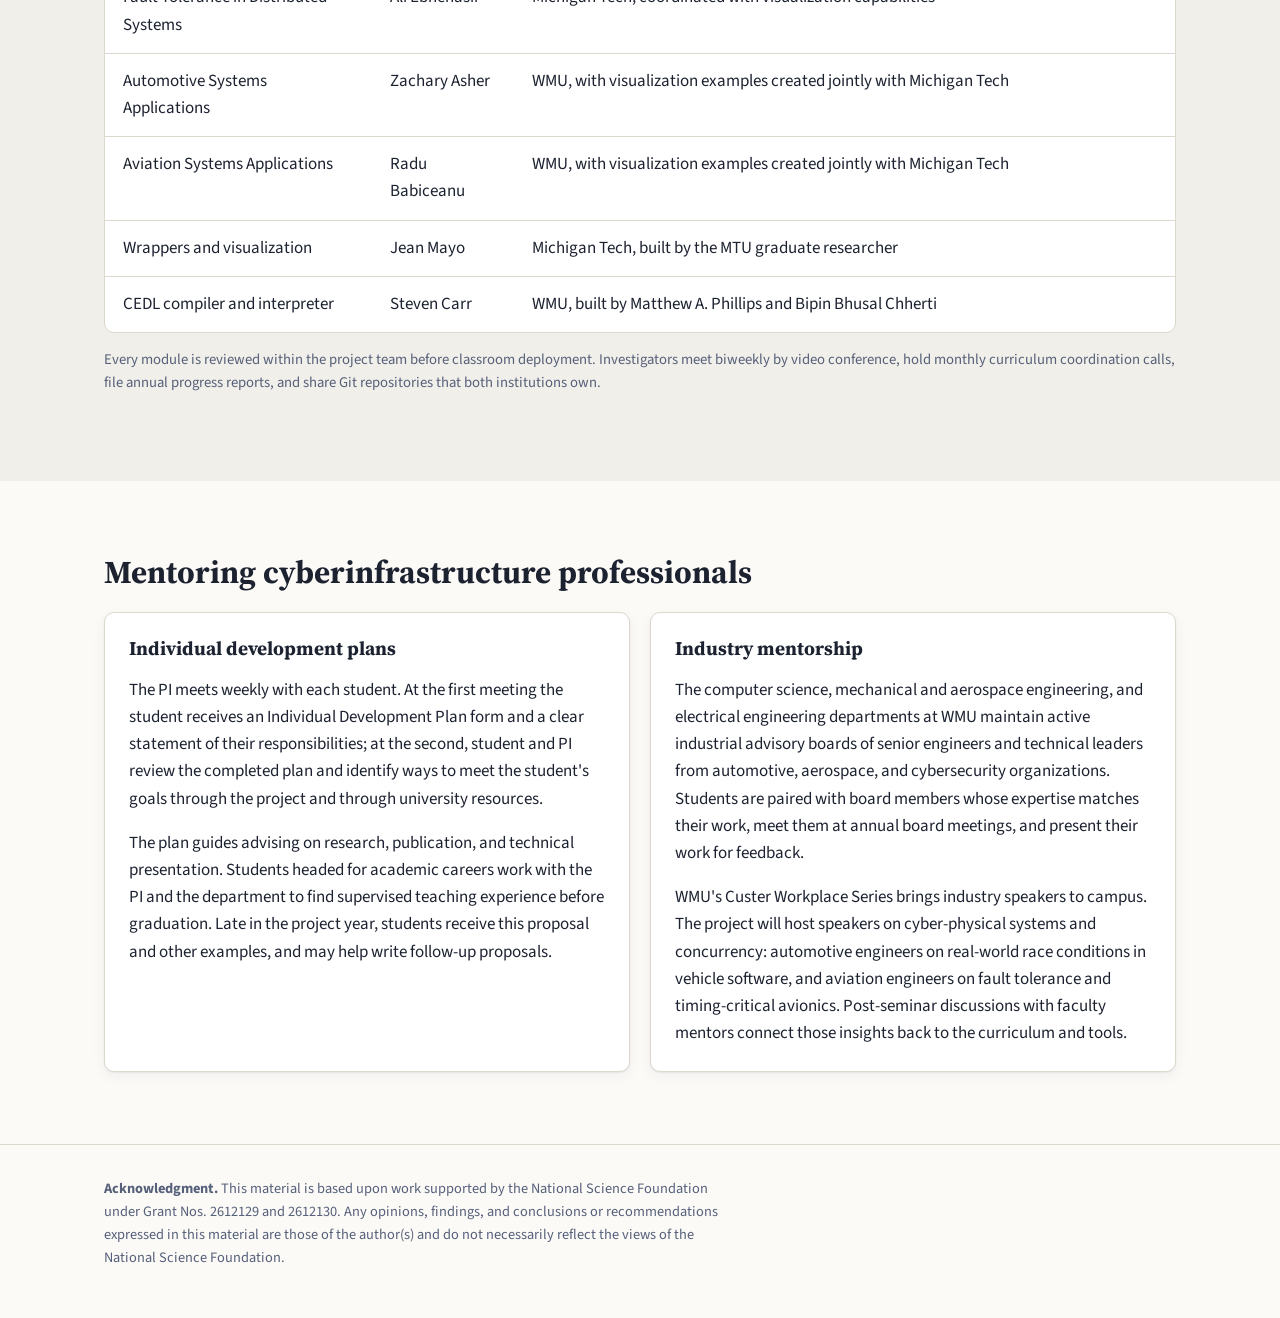
<file: team.html>
<!DOCTYPE html>
<html lang="en">
<head>
<meta charset="utf-8">
<meta name="viewport" content="width=device-width, initial-scale=1">
<title>Team &middot; Concurrent Computing Curricula for Cyber-Physical Systems</title>
<meta name="description" content="Investigators at Western Michigan University and Michigan Technological University, their roles on the project, and the graduate mentoring plan.">
<link rel="preconnect" href="https://fonts.googleapis.com">
<link rel="preconnect" href="https://fonts.gstatic.com" crossorigin>
<link href="https://fonts.googleapis.com/css2?family=Source+Sans+3:wght@400;600;700&family=Source+Serif+4:opsz,wght@8..60,600;8..60,700&family=JetBrains+Mono:wght@400;500&display=swap" rel="stylesheet">
<link rel="stylesheet" href="style.css">
</head>
<body>

<a class="skip" href="#main">Skip to content</a>

<header class="site-header">
  <div class="wrap nav">
    <a class="brand" href="index.html">CCC4CPS</a>
    <nav aria-label="Main">
      <a href="index.html">Home</a>
      <a href="about.html">About</a>
      <a href="modules.html">Modules</a>
      <a href="tools.html">Tools</a>
      <a href="timeline.html">Timeline</a>
      <a href="team.html" aria-current="page">Team</a>
      <a href="awards.html">Awards</a>
      <a href="materials.html">Materials</a>
    </nav>
  </div>
</header>

<main id="main">

<div class="page-hero">
  <div class="wrap">
    <p class="eyebrow">People</p>
    <h1>Team</h1>
    <p class="lede">A collaboration between Western Michigan University, the lead institution, and Michigan Technological University, combining expertise in concurrent systems education, visualization, and cyber-physical systems applications.</p>
  </div>
</div>

<section>
  <div class="wrap">
    <div class="grid three">
      <div class="person">
        <h2>Steven M. Carr</h2>
        <p class="role">Lead PI &middot; Western Michigan University</p>
        <p>Overall project management, including budget oversight, timeline management, and communication across institutions. Oversees development of the CEDL compiler and interpreter, and supervises the addition of security material to the modules.</p>
      </div>
      <div class="person">
        <h2>Jean Mayo</h2>
        <p class="role">PI &middot; Michigan Technological University</p>
        <p>Oversees the visualization system and supporting libraries, and develops the foundations of concurrent computing modules. Background in distributed systems, co-developer of ConcurrentMentor, and teacher of a required undergraduate concurrent computing course for roughly the last five years.</p>
      </div>
      <div class="person">
        <h2>Ali Ebnenasir</h2>
        <p class="role">Co-PI &middot; Michigan Technological University</p>
        <p>Oversees the fault tolerance modules. Background in software reliability, with a focus on concurrent and distributed systems.</p>
      </div>
      <div class="person">
        <h2>Zachary D. Asher</h2>
        <p class="role">Co-PI &middot; Western Michigan University</p>
        <p>Oversees the automotive and autonomous vehicle modules. Expertise in cyber-physical systems with an emphasis on perception, integration, and safety in self-driving vehicles, including prior NSF-funded research and commercialization in adverse-condition autonomy. Teaches the interdisciplinary CS/ME 5813 Autonomous Vehicles course.</p>
      </div>
      <div class="person">
        <h2>Radu F. Babiceanu</h2>
        <p class="role">Co-PI &middot; Western Michigan University</p>
        <p>Oversees the aviation systems modules. Background in cyber-physical systems, with a focus on aviation systems cybersecurity and safety assurance.</p>
      </div>
      <div class="person">
        <h2>Matthew A. Phillips</h2>
        <p class="role">PhD student &middot; Western Michigan University</p>
        <p>Graduate researcher on the WMU team, contributing to development of the Concurrent Event Description Language and its compiler and interpreter.</p>
      </div>
      <div class="person">
        <h2>Bipin Bhusal Chherti</h2>
        <p class="role">PhD student &middot; Western Michigan University</p>
        <p>Graduate researcher on the WMU team, contributing to development of the Concurrent Event Description Language and its compiler and interpreter.</p>
      </div>
      <div class="person">
        <h2>Michigan Tech graduate researcher</h2>
        <p class="role">Michigan Technological University</p>
        <p>Develops the visualization system and the supporting instrumentation libraries under Dr. Mayo's supervision.</p>
      </div>
    </div>
  </div>
</section>

<section class="alt">
  <div class="wrap">
    <h2>Who develops what</h2>
    <div class="table-wrap">
      <table>
        <thead>
          <tr><th scope="col">Component</th><th scope="col">Lead</th><th scope="col">Site and coordination</th></tr>
        </thead>
        <tbody>
          <tr><td>Foundations of Concurrent Computing</td><td>Jean Mayo</td><td>Michigan Tech, closely integrated with the visualization system; shared with WMU faculty for classroom testing</td></tr>
          <tr><td>Fault Tolerance in Distributed Systems</td><td>Ali Ebnenasir</td><td>Michigan Tech, coordinated with visualization capabilities</td></tr>
          <tr><td>Automotive Systems Applications</td><td>Zachary Asher</td><td>WMU, with visualization examples created jointly with Michigan Tech</td></tr>
          <tr><td>Aviation Systems Applications</td><td>Radu Babiceanu</td><td>WMU, with visualization examples created jointly with Michigan Tech</td></tr>
          <tr><td>Wrappers and visualization</td><td>Jean Mayo</td><td>Michigan Tech, built by the MTU graduate researcher</td></tr>
          <tr><td>CEDL compiler and interpreter</td><td>Steven Carr</td><td>WMU, built by Matthew A. Phillips and Bipin Bhusal Chherti</td></tr>
        </tbody>
      </table>
    </div>
    <p class="small">Every module is reviewed within the project team before classroom deployment. Investigators meet biweekly by video conference, hold monthly curriculum coordination calls, file annual progress reports, and share Git repositories that both institutions own.</p>
  </div>
</section>

<section>
  <div class="wrap">
    <h2>Mentoring cyberinfrastructure professionals</h2>
    <div class="grid two-up">
      <div class="card">
        <h3>Individual development plans</h3>
        <p>The PI meets weekly with each student. At the first meeting the student receives an Individual Development Plan form and a clear statement of their responsibilities; at the second, student and PI review the completed plan and identify ways to meet the student's goals through the project and through university resources.</p>
        <p>The plan guides advising on research, publication, and technical presentation. Students headed for academic careers work with the PI and the department to find supervised teaching experience before graduation. Late in the project year, students receive this proposal and other examples, and may help write follow-up proposals.</p>
      </div>
      <div class="card">
        <h3>Industry mentorship</h3>
        <p>The computer science, mechanical and aerospace engineering, and electrical engineering departments at WMU maintain active industrial advisory boards of senior engineers and technical leaders from automotive, aerospace, and cybersecurity organizations. Students are paired with board members whose expertise matches their work, meet them at annual board meetings, and present their work for feedback.</p>
        <p>WMU's Custer Workplace Series brings industry speakers to campus. The project will host speakers on cyber-physical systems and concurrency: automotive engineers on real-world race conditions in vehicle software, and aviation engineers on fault tolerance and timing-critical avionics. Post-seminar discussions with faculty mentors connect those insights back to the curriculum and tools.</p>
      </div>
    </div>
  </div>
</section>

</main>

<footer class="site-footer">
  <div class="wrap">
    <p><strong>Acknowledgment.</strong> This material is based upon work supported by the National Science Foundation under Grant Nos. 2612129 and 2612130. Any opinions, findings, and conclusions or recommendations expressed in this material are those of the author(s) and do not necessarily reflect the views of the National Science Foundation.</p>
  </div>
</footer>

</body>
</html>
</file>
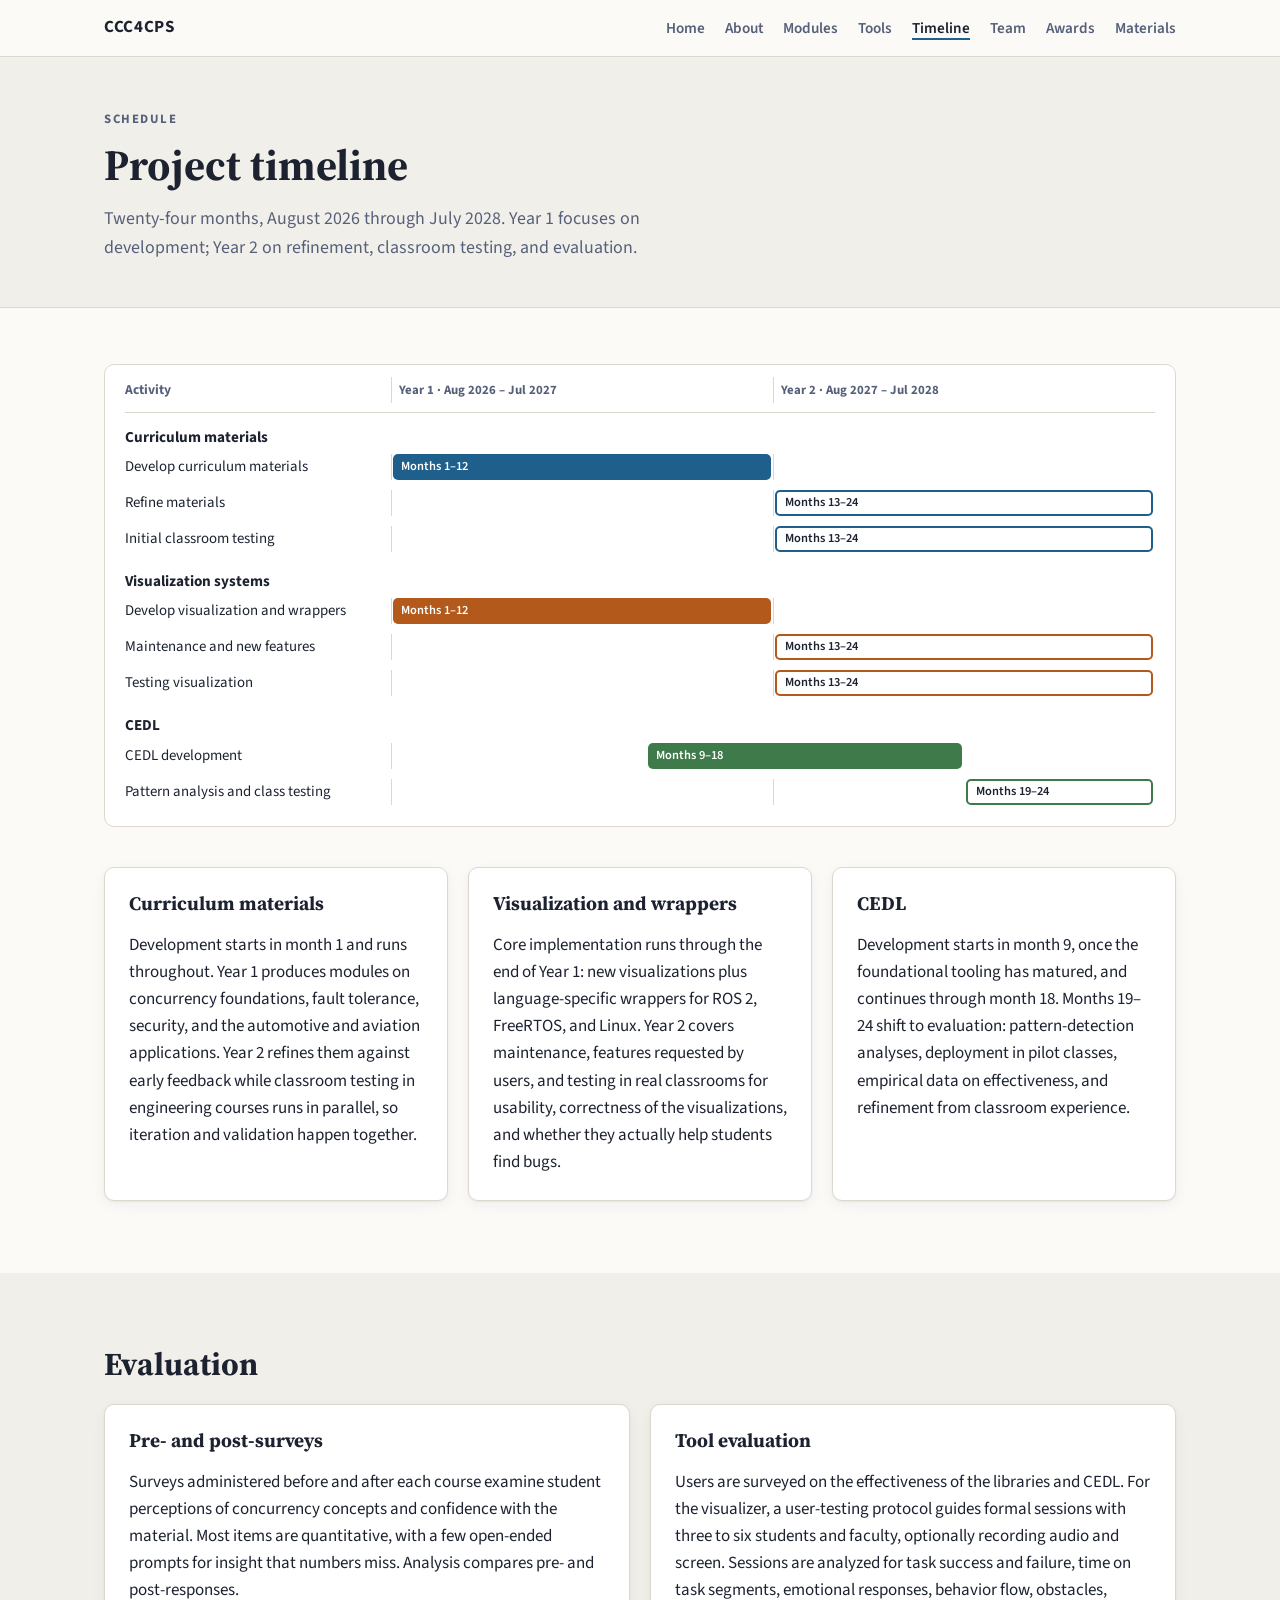
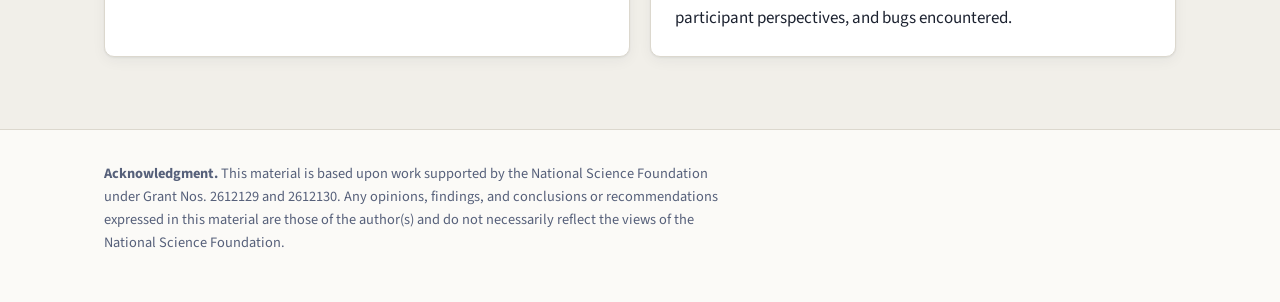
<file: timeline.html>
<!DOCTYPE html>
<html lang="en">
<head>
<meta charset="utf-8">
<meta name="viewport" content="width=device-width, initial-scale=1">
<title>Timeline &middot; Concurrent Computing Curricula for Cyber-Physical Systems</title>
<meta name="description" content="The 24-month project schedule for curriculum, visualization, and CEDL development, plus the evaluation plan.">
<link rel="preconnect" href="https://fonts.googleapis.com">
<link rel="preconnect" href="https://fonts.gstatic.com" crossorigin>
<link href="https://fonts.googleapis.com/css2?family=Source+Sans+3:wght@400;600;700&family=Source+Serif+4:opsz,wght@8..60,600;8..60,700&family=JetBrains+Mono:wght@400;500&display=swap" rel="stylesheet">
<link rel="stylesheet" href="style.css">
</head>
<body>

<a class="skip" href="#main">Skip to content</a>

<header class="site-header">
  <div class="wrap nav">
    <a class="brand" href="index.html">CCC4CPS</a>
    <nav aria-label="Main">
      <a href="index.html">Home</a>
      <a href="about.html">About</a>
      <a href="modules.html">Modules</a>
      <a href="tools.html">Tools</a>
      <a href="timeline.html" aria-current="page">Timeline</a>
      <a href="team.html">Team</a>
      <a href="awards.html">Awards</a>
      <a href="materials.html">Materials</a>
    </nav>
  </div>
</header>

<main id="main">

<div class="page-hero">
  <div class="wrap">
    <p class="eyebrow">Schedule</p>
    <h1>Project timeline</h1>
    <p class="lede">Twenty-four months, August 2026 through July 2028. Year 1 focuses on development; Year 2 on refinement, classroom testing, and evaluation.</p>
  </div>
</div>

<section>
  <div class="wrap">
    <div class="gantt" role="table" aria-label="Project schedule by month">
      <div class="g-row g-head" role="row">
        <div class="g-label" role="columnheader">Activity</div>
        <div class="g-track" role="columnheader">
          <span class="yr" style="--s:1;--e:12">Year 1 &middot; Aug 2026 &ndash; Jul 2027</span>
          <span class="yr" style="--s:13;--e:24">Year 2 &middot; Aug 2027 &ndash; Jul 2028</span>
        </div>
      </div>

      <div class="g-group" role="row"><div role="cell">Curriculum materials</div></div>
      <div class="g-row" role="row"><div class="g-label" role="cell">Develop curriculum materials</div><div class="g-track" role="cell"><span class="bar c1" style="--s:1;--e:12">Months 1&ndash;12</span></div></div>
      <div class="g-row" role="row"><div class="g-label" role="cell">Refine materials</div><div class="g-track" role="cell"><span class="bar c1 soft" style="--s:13;--e:24">Months 13&ndash;24</span></div></div>
      <div class="g-row" role="row"><div class="g-label" role="cell">Initial classroom testing</div><div class="g-track" role="cell"><span class="bar c1 soft" style="--s:13;--e:24">Months 13&ndash;24</span></div></div>

      <div class="g-group" role="row"><div role="cell">Visualization systems</div></div>
      <div class="g-row" role="row"><div class="g-label" role="cell">Develop visualization and wrappers</div><div class="g-track" role="cell"><span class="bar c2" style="--s:1;--e:12">Months 1&ndash;12</span></div></div>
      <div class="g-row" role="row"><div class="g-label" role="cell">Maintenance and new features</div><div class="g-track" role="cell"><span class="bar c2 soft" style="--s:13;--e:24">Months 13&ndash;24</span></div></div>
      <div class="g-row" role="row"><div class="g-label" role="cell">Testing visualization</div><div class="g-track" role="cell"><span class="bar c2 soft" style="--s:13;--e:24">Months 13&ndash;24</span></div></div>

      <div class="g-group" role="row"><div role="cell">CEDL</div></div>
      <div class="g-row" role="row"><div class="g-label" role="cell">CEDL development</div><div class="g-track" role="cell"><span class="bar c3" style="--s:9;--e:18">Months 9&ndash;18</span></div></div>
      <div class="g-row" role="row"><div class="g-label" role="cell">Pattern analysis and class testing</div><div class="g-track" role="cell"><span class="bar c3 soft" style="--s:19;--e:24">Months 19&ndash;24</span></div></div>
    </div>

    <div class="grid three">
      <div class="card">
        <h3>Curriculum materials</h3>
        <p>Development starts in month 1 and runs throughout. Year 1 produces modules on concurrency foundations, fault tolerance, security, and the automotive and aviation applications. Year 2 refines them against early feedback while classroom testing in engineering courses runs in parallel, so iteration and validation happen together.</p>
      </div>
      <div class="card">
        <h3>Visualization and wrappers</h3>
        <p>Core implementation runs through the end of Year 1: new visualizations plus language-specific wrappers for ROS&nbsp;2, FreeRTOS, and Linux. Year 2 covers maintenance, features requested by users, and testing in real classrooms for usability, correctness of the visualizations, and whether they actually help students find bugs.</p>
      </div>
      <div class="card">
        <h3>CEDL</h3>
        <p>Development starts in month 9, once the foundational tooling has matured, and continues through month 18. Months 19&ndash;24 shift to evaluation: pattern-detection analyses, deployment in pilot classes, empirical data on effectiveness, and refinement from classroom experience.</p>
      </div>
    </div>
  </div>
</section>

<section class="alt">
  <div class="wrap">
    <h2>Evaluation</h2>
    <div class="grid two-up">
      <div class="card">
        <h3>Pre- and post-surveys</h3>
        <p>Surveys administered before and after each course examine student perceptions of concurrency concepts and confidence with the material. Most items are quantitative, with a few open-ended prompts for insight that numbers miss. Analysis compares pre- and post-responses.</p>
      </div>
      <div class="card">
        <h3>Tool evaluation</h3>
        <p>Users are surveyed on the effectiveness of the libraries and CEDL. For the visualizer, a user-testing protocol guides formal sessions with three to six students and faculty, optionally recording audio and screen. Sessions are analyzed for task success and failure, time on task segments, emotional responses, behavior flow, obstacles, participant perspectives, and bugs encountered.</p>
      </div>
    </div>
  </div>
</section>

</main>

<footer class="site-footer">
  <div class="wrap">
    <p><strong>Acknowledgment.</strong> This material is based upon work supported by the National Science Foundation under Grant Nos. 2612129 and 2612130. Any opinions, findings, and conclusions or recommendations expressed in this material are those of the author(s) and do not necessarily reflect the views of the National Science Foundation.</p>
  </div>
</footer>

</body>
</html>
</file>
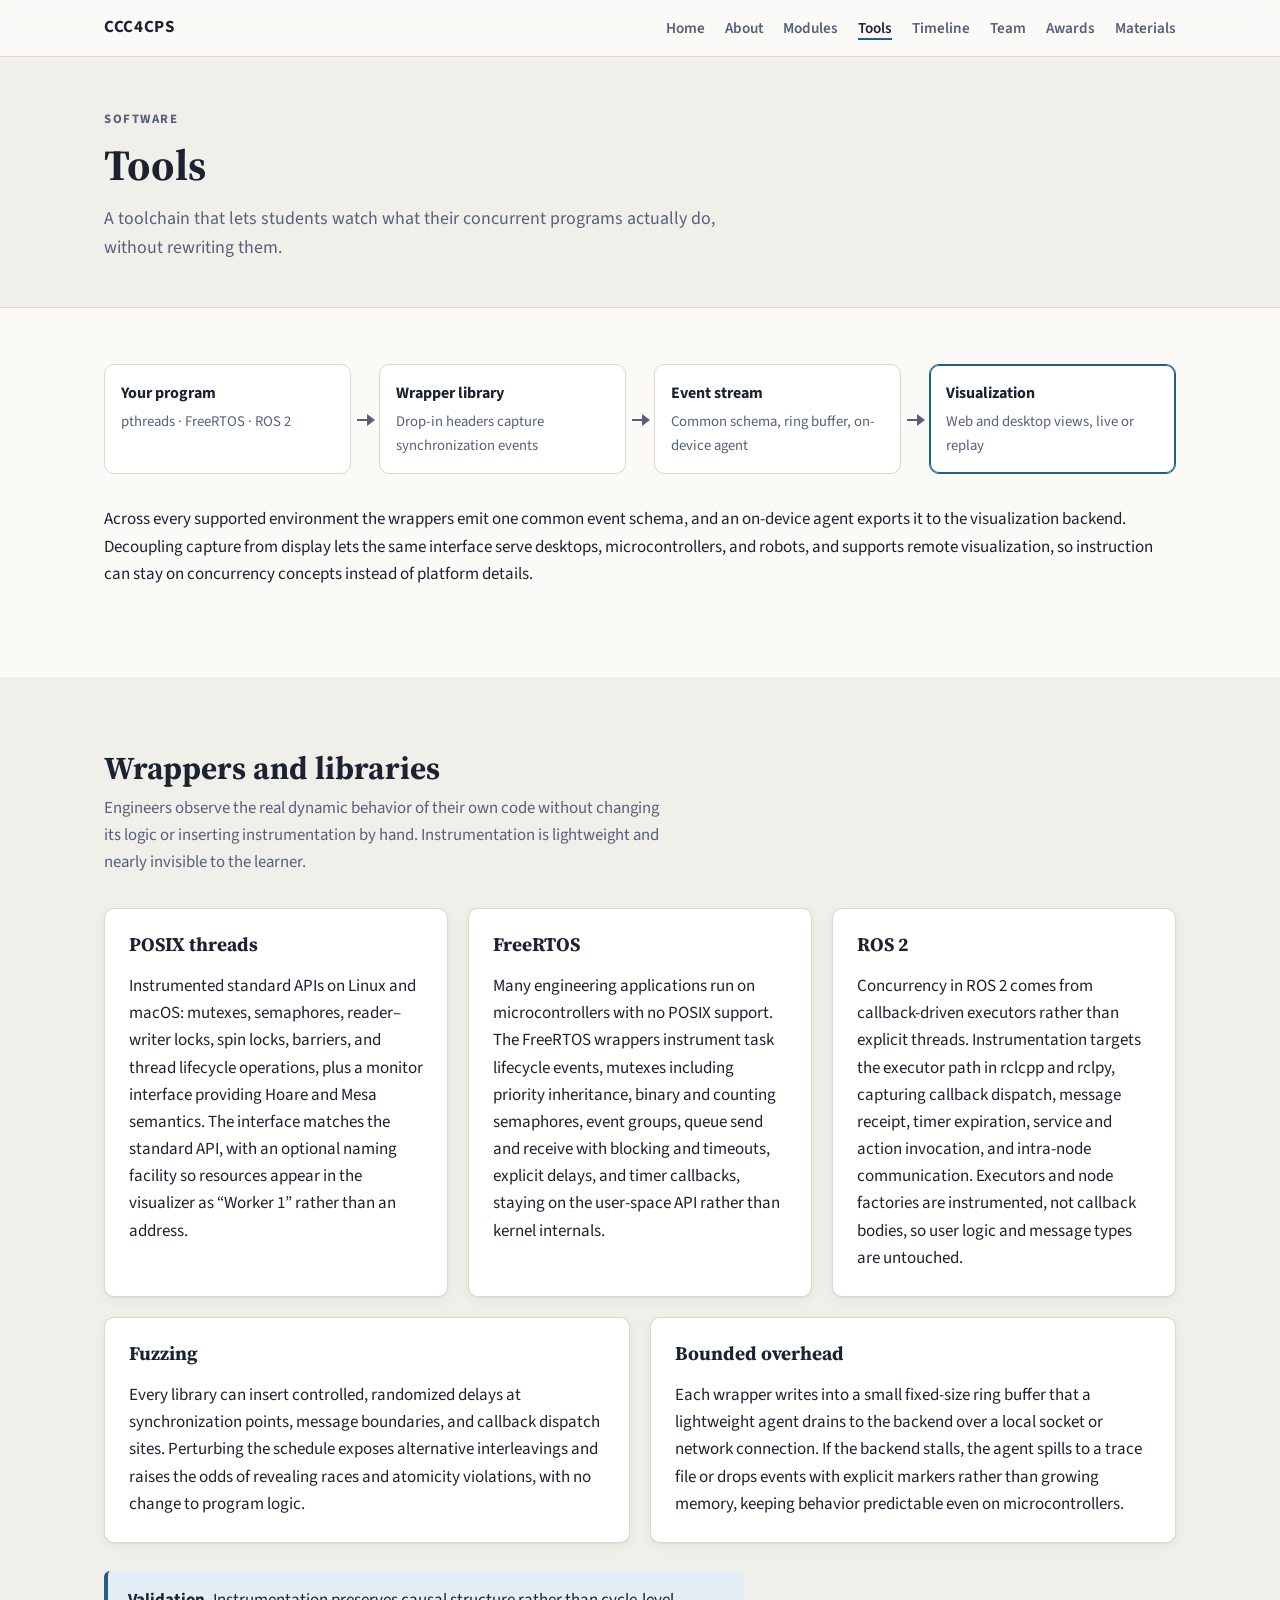
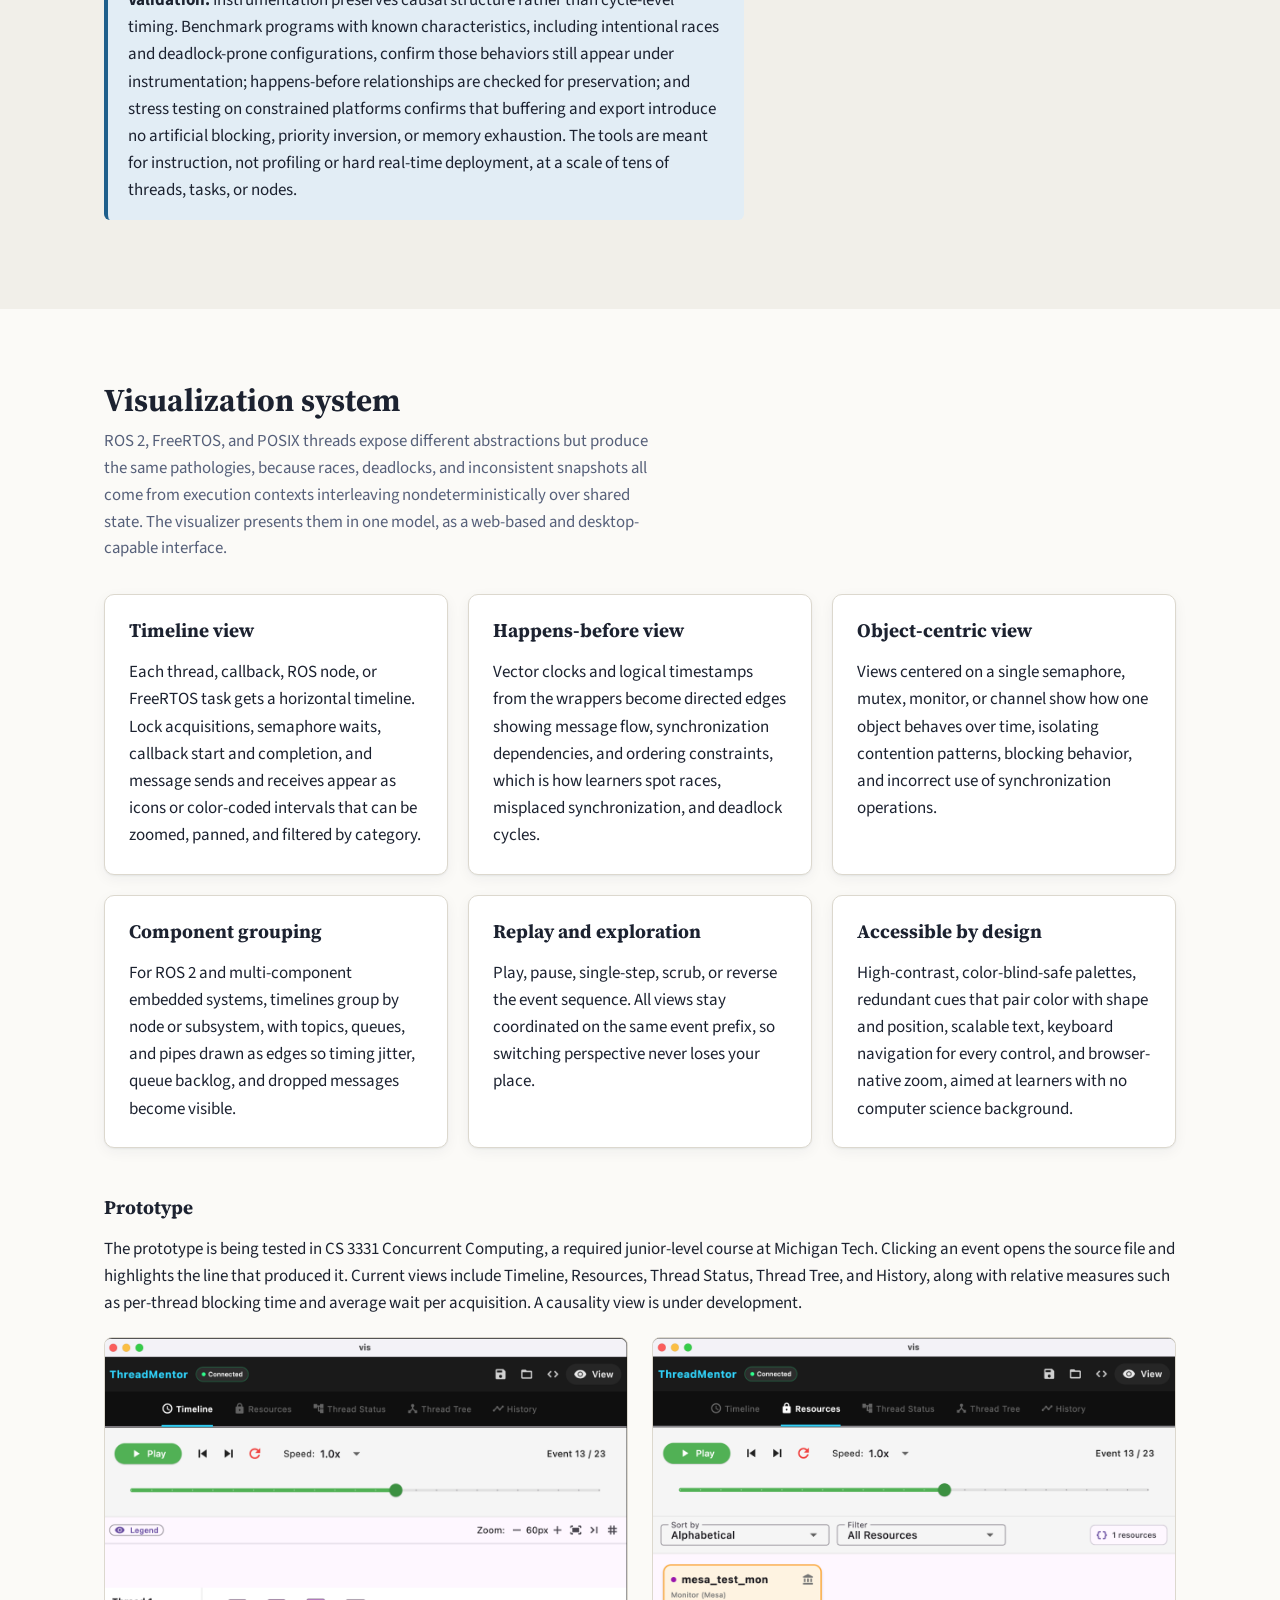
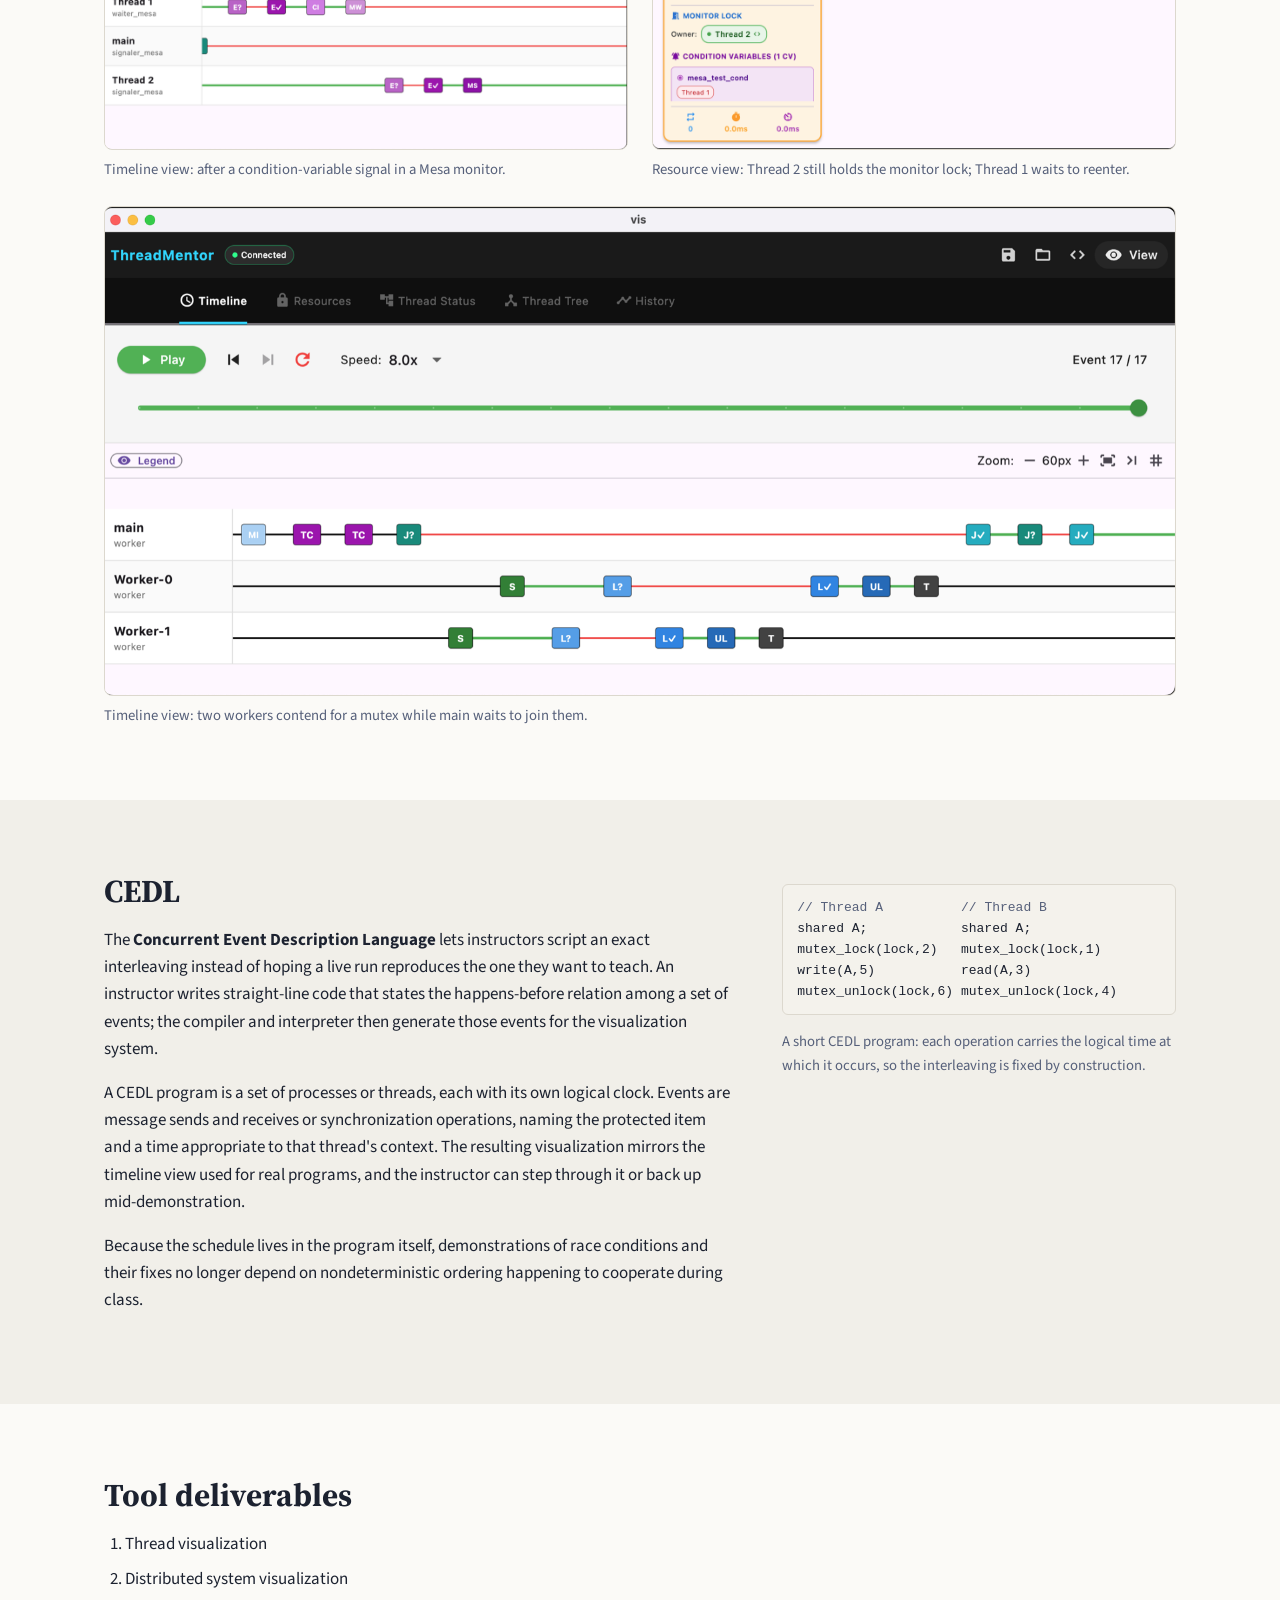
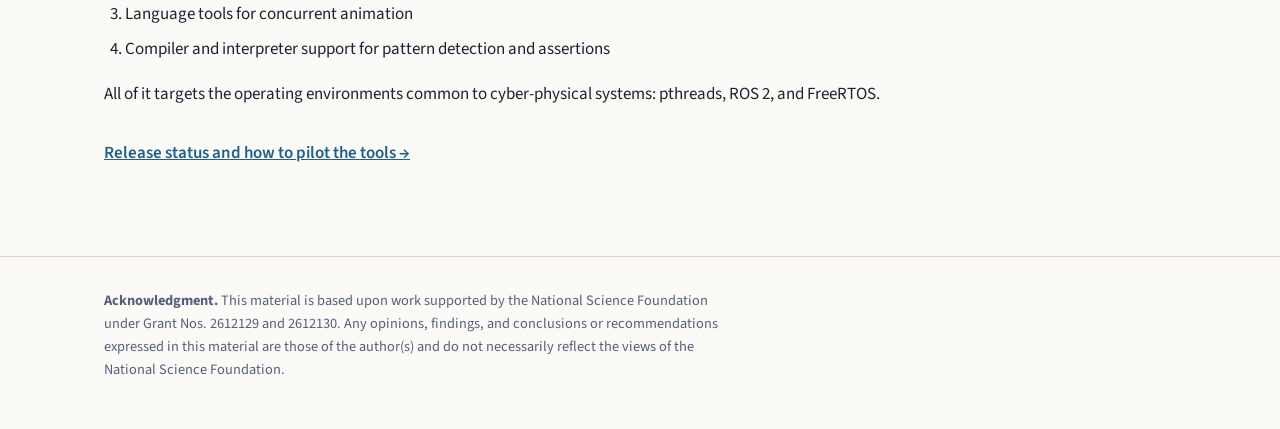
<file: tools.html>
<!DOCTYPE html>
<html lang="en">
<head>
<meta charset="utf-8">
<meta name="viewport" content="width=device-width, initial-scale=1">
<title>Tools &middot; Concurrent Computing Curricula for Cyber-Physical Systems</title>
<meta name="description" content="Instrumentation wrappers for pthreads, FreeRTOS, and ROS 2; a visualization system with timeline, causality, and object-centric views; and CEDL, a language for scripting concurrency demonstrations.">
<link rel="preconnect" href="https://fonts.googleapis.com">
<link rel="preconnect" href="https://fonts.gstatic.com" crossorigin>
<link href="https://fonts.googleapis.com/css2?family=Source+Sans+3:wght@400;600;700&family=Source+Serif+4:opsz,wght@8..60,600;8..60,700&family=JetBrains+Mono:wght@400;500&display=swap" rel="stylesheet">
<link rel="stylesheet" href="style.css">
</head>
<body>

<a class="skip" href="#main">Skip to content</a>

<header class="site-header">
  <div class="wrap nav">
    <a class="brand" href="index.html">CCC4CPS</a>
    <nav aria-label="Main">
      <a href="index.html">Home</a>
      <a href="about.html">About</a>
      <a href="modules.html">Modules</a>
      <a href="tools.html" aria-current="page">Tools</a>
      <a href="timeline.html">Timeline</a>
      <a href="team.html">Team</a>
      <a href="awards.html">Awards</a>
      <a href="materials.html">Materials</a>
    </nav>
  </div>
</header>

<main id="main">

<div class="page-hero">
  <div class="wrap">
    <p class="eyebrow">Software</p>
    <h1>Tools</h1>
    <p class="lede">A toolchain that lets students watch what their concurrent programs actually do, without rewriting them.</p>
  </div>
</div>

<section>
  <div class="wrap">
    <div class="pipeline" role="img" aria-label="Toolchain: instrumented programs on pthreads, FreeRTOS, or ROS 2 emit a unified event stream through an on-device agent to the visualization system.">
      <div class="stage">
        <h4>Your program</h4>
        <p>pthreads &middot; FreeRTOS &middot; ROS&nbsp;2</p>
      </div>
      <div class="arrow" aria-hidden="true"></div>
      <div class="stage">
        <h4>Wrapper library</h4>
        <p>Drop-in headers capture synchronization events</p>
      </div>
      <div class="arrow" aria-hidden="true"></div>
      <div class="stage">
        <h4>Event stream</h4>
        <p>Common schema, ring buffer, on-device agent</p>
      </div>
      <div class="arrow" aria-hidden="true"></div>
      <div class="stage stage-accent">
        <h4>Visualization</h4>
        <p>Web and desktop views, live or replay</p>
      </div>
    </div>
    <p>Across every supported environment the wrappers emit one common event schema, and an on-device agent exports it to the visualization backend. Decoupling capture from display lets the same interface serve desktops, microcontrollers, and robots, and supports remote visualization, so instruction can stay on concurrency concepts instead of platform details.</p>
  </div>
</section>

<section class="alt" id="wrappers">
  <div class="wrap">
    <h2>Wrappers and libraries</h2>
    <p class="section-intro">Engineers observe the real dynamic behavior of their own code without changing its logic or inserting instrumentation by hand. Instrumentation is lightweight and nearly invisible to the learner.</p>

    <div class="grid three">
      <div class="card">
        <h3>POSIX threads</h3>
        <p>Instrumented standard APIs on Linux and macOS: mutexes, semaphores, reader&ndash;writer locks, spin locks, barriers, and thread lifecycle operations, plus a monitor interface providing Hoare and Mesa semantics. The interface matches the standard API, with an optional naming facility so resources appear in the visualizer as &ldquo;Worker&nbsp;1&rdquo; rather than an address.</p>
      </div>
      <div class="card">
        <h3>FreeRTOS</h3>
        <p>Many engineering applications run on microcontrollers with no POSIX support. The FreeRTOS wrappers instrument task lifecycle events, mutexes including priority inheritance, binary and counting semaphores, event groups, queue send and receive with blocking and timeouts, explicit delays, and timer callbacks, staying on the user-space API rather than kernel internals.</p>
      </div>
      <div class="card">
        <h3>ROS&nbsp;2</h3>
        <p>Concurrency in ROS&nbsp;2 comes from callback-driven executors rather than explicit threads. Instrumentation targets the executor path in rclcpp and rclpy, capturing callback dispatch, message receipt, timer expiration, service and action invocation, and intra-node communication. Executors and node factories are instrumented, not callback bodies, so user logic and message types are untouched.</p>
      </div>
    </div>

    <div class="grid two-up">
      <div class="card">
        <h3>Fuzzing</h3>
        <p>Every library can insert controlled, randomized delays at synchronization points, message boundaries, and callback dispatch sites. Perturbing the schedule exposes alternative interleavings and raises the odds of revealing races and atomicity violations, with no change to program logic.</p>
      </div>
      <div class="card">
        <h3>Bounded overhead</h3>
        <p>Each wrapper writes into a small fixed-size ring buffer that a lightweight agent drains to the backend over a local socket or network connection. If the backend stalls, the agent spills to a trace file or drops events with explicit markers rather than growing memory, keeping behavior predictable even on microcontrollers.</p>
      </div>
    </div>

    <p class="note"><strong>Validation.</strong> Instrumentation preserves causal structure rather than cycle-level timing. Benchmark programs with known characteristics, including intentional races and deadlock-prone configurations, confirm those behaviors still appear under instrumentation; happens-before relationships are checked for preservation; and stress testing on constrained platforms confirms that buffering and export introduce no artificial blocking, priority inversion, or memory exhaustion. The tools are meant for instruction, not profiling or hard real-time deployment, at a scale of tens of threads, tasks, or nodes.</p>
  </div>
</section>

<section id="visualization">
  <div class="wrap">
    <h2>Visualization system</h2>
    <p class="section-intro">ROS&nbsp;2, FreeRTOS, and POSIX threads expose different abstractions but produce the same pathologies, because races, deadlocks, and inconsistent snapshots all come from execution contexts interleaving nondeterministically over shared state. The visualizer presents them in one model, as a web-based and desktop-capable interface.</p>

    <div class="grid three">
      <div class="card">
        <h3>Timeline view</h3>
        <p>Each thread, callback, ROS node, or FreeRTOS task gets a horizontal timeline. Lock acquisitions, semaphore waits, callback start and completion, and message sends and receives appear as icons or color-coded intervals that can be zoomed, panned, and filtered by category.</p>
      </div>
      <div class="card">
        <h3>Happens-before view</h3>
        <p>Vector clocks and logical timestamps from the wrappers become directed edges showing message flow, synchronization dependencies, and ordering constraints, which is how learners spot races, misplaced synchronization, and deadlock cycles.</p>
      </div>
      <div class="card">
        <h3>Object-centric view</h3>
        <p>Views centered on a single semaphore, mutex, monitor, or channel show how one object behaves over time, isolating contention patterns, blocking behavior, and incorrect use of synchronization operations.</p>
      </div>
      <div class="card">
        <h3>Component grouping</h3>
        <p>For ROS&nbsp;2 and multi-component embedded systems, timelines group by node or subsystem, with topics, queues, and pipes drawn as edges so timing jitter, queue backlog, and dropped messages become visible.</p>
      </div>
      <div class="card">
        <h3>Replay and exploration</h3>
        <p>Play, pause, single-step, scrub, or reverse the event sequence. All views stay coordinated on the same event prefix, so switching perspective never loses your place.</p>
      </div>
      <div class="card">
        <h3>Accessible by design</h3>
        <p>High-contrast, color-blind-safe palettes, redundant cues that pair color with shape and position, scalable text, keyboard navigation for every control, and browser-native zoom, aimed at learners with no computer science background.</p>
      </div>
    </div>

    <h3 class="gallery-title">Prototype</h3>
    <p>The prototype is being tested in CS 3331 Concurrent Computing, a required junior-level course at Michigan Tech. Clicking an event opens the source file and highlights the line that produced it. Current views include Timeline, Resources, Thread Status, Thread Tree, and History, along with relative measures such as per-thread blocking time and average wait per acquisition. A causality view is under development.</p>
    <div class="gallery">
      <figure>
        <img src="images/timeline-view.png" alt="ThreadMentor Timeline view showing three threads. Thread 1 enters a Mesa monitor and waits on a condition variable; Thread 2 enters and signals." loading="lazy" width="1200" height="945">
        <figcaption>Timeline view: after a condition-variable signal in a Mesa monitor.</figcaption>
      </figure>
      <figure>
        <img src="images/resource-view.png" alt="ThreadMentor Resources view showing a card for a Mesa monitor: Thread 2 owns the monitor lock and Thread 1 waits on the condition variable." loading="lazy" width="1200" height="946">
        <figcaption>Resource view: Thread 2 still holds the monitor lock; Thread 1 waits to reenter.</figcaption>
      </figure>
      <figure class="wide">
        <img src="images/worker-timeline.png" alt="ThreadMentor Timeline view of a main thread creating two workers that contend for a mutex, then joining them." loading="lazy" width="1600" height="730">
        <figcaption>Timeline view: two workers contend for a mutex while main waits to join them.</figcaption>
      </figure>
    </div>
  </div>
</section>

<section class="alt" id="cedl">
  <div class="wrap two-col">
    <div>
      <h2>CEDL</h2>
      <p>The <strong>Concurrent Event Description Language</strong> lets instructors script an exact interleaving instead of hoping a live run reproduces the one they want to teach. An instructor writes straight-line code that states the happens-before relation among a set of events; the compiler and interpreter then generate those events for the visualization system.</p>
      <p>A CEDL program is a set of processes or threads, each with its own logical clock. Events are message sends and receives or synchronization operations, naming the protected item and a time appropriate to that thread's context. The resulting visualization mirrors the timeline view used for real programs, and the instructor can step through it or back up mid-demonstration.</p>
      <p>Because the schedule lives in the program itself, demonstrations of race conditions and their fixes no longer depend on nondeterministic ordering happening to cooperate during class.</p>
    </div>
    <div>
<pre class="code" aria-label="CEDL example"><code><span class="c">// Thread A</span>          <span class="c">// Thread B</span>
shared A;            shared A;
mutex_lock(lock,2)   mutex_lock(lock,1)
write(A,5)           read(A,3)
mutex_unlock(lock,6) mutex_unlock(lock,4)</code></pre>
      <p class="small">A short CEDL program: each operation carries the logical time at which it occurs, so the interleaving is fixed by construction.</p>
    </div>
  </div>
</section>

<section id="deliverables">
  <div class="wrap">
    <h2>Tool deliverables</h2>
    <ol class="units">
      <li>Thread visualization</li>
      <li>Distributed system visualization</li>
      <li>Language tools for concurrent animation</li>
      <li>Compiler and interpreter support for pattern detection and assertions</li>
    </ol>
    <p>All of it targets the operating environments common to cyber-physical systems: pthreads, ROS&nbsp;2, and FreeRTOS.</p>
    <p class="pagelink"><a href="materials.html">Release status and how to pilot the tools &rarr;</a></p>
  </div>
</section>

</main>

<footer class="site-footer">
  <div class="wrap">
    <p><strong>Acknowledgment.</strong> This material is based upon work supported by the National Science Foundation under Grant Nos. 2612129 and 2612130. Any opinions, findings, and conclusions or recommendations expressed in this material are those of the author(s) and do not necessarily reflect the views of the National Science Foundation.</p>
  </div>
</footer>

</body>
</html>
</file>
<file: style.css>
:root {
  --bg: #fbfaf7;
  --bg-alt: #f1efe9;
  --surface: #ffffff;
  --text: #1c2230;
  --muted: #56607a;
  --line: #dcd8ce;
  --accent: #1f5f8b;
  --accent-ink: #ffffff;
  --accent-soft: #e2edf5;
  --hero-bg: #13263a;
  --hero-text: #f3f1ea;
  --hero-muted: #b9c4d2;
  --c1: #1f5f8b;
  --c2: #b3591b;
  --c3: #3e7a4a;
  --code-bg: #f4f2ec;
  --shadow: 0 1px 2px rgba(20, 30, 50, .06), 0 4px 14px rgba(20, 30, 50, .05);
}
@media (prefers-color-scheme: dark) {
  :root:not([data-theme="light"]) {
    --bg: #11151c;
    --bg-alt: #161b24;
    --surface: #1b212c;
    --text: #e6e8ee;
    --muted: #a3acbd;
    --line: #2c3442;
    --accent: #7fb6de;
    --accent-ink: #0d1520;
    --accent-soft: #1d2f40;
    --hero-bg: #0b1622;
    --hero-text: #f0eee8;
    --hero-muted: #a9b6c6;
    --c1: #6aa7d6;
    --c2: #e0915a;
    --c3: #7fbf8a;
    --code-bg: #141922;
    --shadow: none;
  }
}
:root[data-theme="dark"] {
  --bg: #11151c; --bg-alt: #161b24; --surface: #1b212c; --text: #e6e8ee; --muted: #a3acbd;
  --line: #2c3442; --accent: #7fb6de; --accent-ink: #0d1520; --accent-soft: #1d2f40;
  --hero-bg: #0b1622; --hero-text: #f0eee8; --hero-muted: #a9b6c6;
  --c1: #6aa7d6; --c2: #e0915a; --c3: #7fbf8a; --code-bg: #141922; --shadow: none;
}

* { box-sizing: border-box; }
html { scroll-behavior: smooth; scroll-padding-top: 64px; }
body {
  margin: 0;
  background: var(--bg);
  color: var(--text);
  font: 17px/1.6 "Source Sans 3", system-ui, -apple-system, sans-serif;
  -webkit-font-smoothing: antialiased;
}
img { max-width: 100%; height: auto; display: block; }
a { color: var(--accent); }
a:hover { text-decoration-thickness: 2px; }
:focus-visible { outline: 3px solid var(--accent); outline-offset: 2px; border-radius: 3px; }

.wrap { max-width: 1120px; margin: 0 auto; padding: 0 24px; }
@media (max-width: 600px) { .wrap { padding: 0 16px; } }

.skip { position: absolute; left: -9999px; }
.skip:focus { left: 16px; top: 12px; z-index: 100; background: var(--surface); padding: 8px 12px; }

h1, h2, h3 { font-family: "Source Serif 4", Georgia, serif; line-height: 1.2; font-weight: 700; }
h2 { font-size: 2rem; margin: 0 0 .5rem; }
h3 { font-size: 1.2rem; margin: 0 0 .4rem; }
h4 { margin: 0; font-size: 1rem; }

/* Header */
.site-header {
  position: sticky; top: 0; z-index: 10;
  background: color-mix(in srgb, var(--bg) 88%, transparent);
  backdrop-filter: blur(8px);
  border-bottom: 1px solid var(--line);
}
.nav { display: flex; align-items: center; justify-content: space-between; height: 56px; gap: 16px; }
.brand { font-weight: 700; letter-spacing: .04em; color: var(--text); text-decoration: none; }
.nav nav { display: flex; gap: 20px; overflow-x: auto; }
.nav nav a { color: var(--muted); text-decoration: none; font-weight: 600; font-size: .95rem; white-space: nowrap; }
.nav nav a:hover { color: var(--text); }
.nav nav a[aria-current="page"] { color: var(--text); box-shadow: inset 0 -2px 0 var(--accent); }
@media (max-width: 860px) { .nav nav { gap: 14px; } .nav nav a { font-size: .88rem; } }
@media (max-width: 640px) {
  .nav { height: auto; flex-direction: column; align-items: flex-start; gap: 2px; padding-top: 10px; padding-bottom: 8px; }
  .nav nav { width: 100%; gap: 16px; padding-bottom: 6px; -webkit-overflow-scrolling: touch; }
}

/* Hero */
.hero { background: var(--hero-bg); color: var(--hero-text); padding: 88px 0 80px; }
.eyebrow { text-transform: uppercase; letter-spacing: .12em; font-size: .8rem; font-weight: 700; color: var(--hero-muted); margin: 0 0 16px; }
.hero h1 { font-size: clamp(2rem, 5vw, 3.3rem); max-width: 18ch; margin: 0 0 20px; }
.lede { font-size: 1.2rem; max-width: 58ch; color: var(--hero-muted); margin: 0 0 28px; }
.hero-meta { display: flex; flex-wrap: wrap; gap: 8px 28px; margin-bottom: 32px; color: var(--hero-text); }
.hero-links { display: flex; flex-wrap: wrap; gap: 12px; }
.btn {
  display: inline-block; padding: 10px 18px; border-radius: 6px; font-weight: 600; text-decoration: none;
  background: #f3f1ea; color: #13263a; border: 1px solid #f3f1ea;
}
.btn:hover { background: #ffffff; }
.btn-ghost { background: transparent; color: var(--hero-text); border-color: rgba(243, 241, 234, .45); }
.btn-ghost:hover { background: rgba(243, 241, 234, .1); }

/* Section buttons */
.btn-row { display: flex; flex-wrap: wrap; gap: 12px; }
.btn-section {
  background: var(--accent); color: var(--accent-ink); border-color: var(--accent);
  padding: 12px 22px; font-size: 1rem;
  transition: background-color .15s ease, border-color .15s ease;
}
.btn-section:hover { background: color-mix(in srgb, var(--accent) 82%, #000); border-color: color-mix(in srgb, var(--accent) 82%, #000); }
@media (prefers-color-scheme: dark) {
  :root:not([data-theme="light"]) .btn-section:hover { background: color-mix(in srgb, var(--accent) 82%, #fff); border-color: color-mix(in srgb, var(--accent) 82%, #fff); }
}
:root[data-theme="dark"] .btn-section:hover { background: color-mix(in srgb, var(--accent) 82%, #fff); border-color: color-mix(in srgb, var(--accent) 82%, #fff); }
@media (max-width: 520px) { .btn-row { flex-direction: column; } .btn-section { text-align: center; } }

/* Page header for interior pages */
.page-hero {
  background: var(--bg-alt);
  border-bottom: 1px solid var(--line);
  padding: 52px 0 44px;
}
.page-hero .eyebrow { color: var(--muted); margin-bottom: 10px; }
.page-hero h1 { font-size: clamp(1.9rem, 4vw, 2.7rem); margin: 0 0 14px; max-width: 22ch; }
.page-hero .lede { color: var(--muted); font-size: 1.12rem; max-width: 70ch; margin: 0; }
.page-hero + section, .page-hero + section.alt { padding-top: 56px; }

/* Sections */
section { padding: 72px 0; }
section.alt { background: var(--bg-alt); }
.section-intro { color: var(--muted); max-width: 70ch; margin: 0 0 32px; font-size: 1.05rem; }
.small { font-size: .92rem; color: var(--muted); }

.two-col { display: grid; grid-template-columns: 1.6fr 1fr; gap: 48px; align-items: start; }
@media (max-width: 860px) { .two-col { grid-template-columns: 1fr; gap: 28px; } }

.card {
  background: var(--surface); border: 1px solid var(--line); border-radius: 10px;
  padding: 24px; box-shadow: var(--shadow);
}
.card ul { padding-left: 1.1rem; margin: .4rem 0 0; }
.card li { margin: .2rem 0; }
.card p:last-child { margin-bottom: 0; }

.facts dl { margin: 0; display: grid; grid-template-columns: auto 1fr; gap: 10px 16px; }
.facts dt { font-weight: 700; color: var(--muted); font-size: .9rem; padding-top: 1px; }
.facts dd { margin: 0; }

.wrap.narrow { max-width: 780px; }
.two-col > aside > .card + .card { margin-top: 20px; }
.sidecard p:last-child { margin-bottom: 0; }

.grid { display: grid; gap: 20px; }
.modules { grid-template-columns: repeat(2, 1fr); }
.three { grid-template-columns: repeat(3, 1fr); }
.two-up { grid-template-columns: repeat(2, 1fr); margin-top: 20px; }
.cardlinks { grid-template-columns: repeat(3, 1fr); }
@media (max-width: 960px) { .three, .cardlinks { grid-template-columns: repeat(2, 1fr); } }
@media (max-width: 760px) { .modules, .two-up, .three, .cardlinks { grid-template-columns: 1fr; } }

.link-card { text-decoration: none; color: inherit; display: block; transition: border-color .15s ease, transform .15s ease; }
.link-card h3 { color: var(--accent); }
.link-card p { color: var(--muted); margin-bottom: 0; }
.link-card:hover { border-color: var(--accent); transform: translateY(-2px); }
@media (prefers-reduced-motion: reduce) { .link-card:hover { transform: none; } }

.pagelink { margin-top: 32px; font-weight: 600; }

.module { position: relative; padding-top: 28px; }
.module-full { margin-bottom: 24px; }
.module-full h2 { font-size: 1.5rem; margin: 0 0 .3rem; }
.module-full h3 { font-size: 1.05rem; margin-top: 1.2rem; }
ol.units, .module-full ol, .module-full ul { padding-left: 1.3rem; }
ol.units li, .module-full li { margin: .5rem 0; }
.module .num {
  display: inline-flex; align-items: center; justify-content: center;
  width: 32px; height: 32px; border-radius: 50%;
  background: var(--accent); color: var(--accent-ink); font-weight: 700; margin-bottom: 12px;
}
.lead-by { color: var(--muted); font-size: .92rem; margin: 0 0 .6rem; font-weight: 600; }
.courses { margin-top: .8rem; font-size: .9rem; color: var(--muted); border-top: 1px solid var(--line); padding-top: .6rem; }
.note { margin-top: 28px; padding: 16px 20px; background: var(--accent-soft); border-left: 4px solid var(--accent); border-radius: 6px; max-width: 80ch; }

/* Pipeline */
.pipeline { display: flex; align-items: stretch; gap: 0; margin: 0 0 32px; }
.stage {
  flex: 1; background: var(--surface); border: 1px solid var(--line); border-radius: 10px; padding: 16px;
}
.stage p { margin: 4px 0 0; font-size: .92rem; color: var(--muted); }
.stage-accent { border-color: var(--accent); box-shadow: inset 0 0 0 1px var(--accent); }
.arrow { flex: 0 0 28px; position: relative; }
.arrow::after {
  content: ""; position: absolute; top: 50%; left: 6px; right: 6px; height: 2px; background: var(--muted);
}
.arrow::before {
  content: ""; position: absolute; top: calc(50% - 5px); right: 4px;
  border: 6px solid transparent; border-left: 8px solid var(--muted); border-right: 0;
}
@media (max-width: 760px) {
  .pipeline { flex-direction: column; }
  .arrow { flex-basis: 24px; }
  .arrow::after { top: 4px; bottom: 4px; left: 50%; right: auto; width: 2px; height: auto; }
  .arrow::before { top: auto; bottom: 2px; right: auto; left: calc(50% - 5px); border: 6px solid transparent; border-top: 8px solid var(--muted); border-bottom: 0; }
}

.code {
  background: var(--code-bg); border: 1px solid var(--line); border-radius: 6px;
  padding: 12px 14px; overflow-x: auto; font: 13px/1.55 "JetBrains Mono", ui-monospace, monospace; margin: 12px 0 0;
}
.code .c { color: var(--muted); }

.gallery-title { margin-top: 48px; }
.gallery { display: grid; grid-template-columns: 1fr 1fr; gap: 24px; margin-top: 20px; }
.gallery figure { margin: 0; }
.gallery figure.wide { grid-column: 1 / -1; }
.gallery img { border-radius: 8px; border: 1px solid var(--line); background: #fff; }
.gallery figcaption { font-size: .92rem; color: var(--muted); margin-top: 8px; }
@media (max-width: 700px) { .gallery { grid-template-columns: 1fr; } }

/* Gantt */
.gantt { background: var(--surface); border: 1px solid var(--line); border-radius: 10px; padding: 12px 20px 16px; margin-bottom: 40px; }
.g-row { display: grid; grid-template-columns: 250px 1fr; align-items: center; gap: 16px; min-height: 36px; }
.g-head { border-bottom: 1px solid var(--line); padding-bottom: 8px; margin-bottom: 4px; }
.g-head .g-label { font-weight: 700; color: var(--muted); font-size: .85rem; }
.g-group { font-weight: 700; margin-top: 12px; font-size: .95rem; }
.g-label { font-size: .93rem; }
.g-track {
  position: relative; height: 26px;
  display: grid; grid-template-columns: repeat(24, 1fr);
  background-image: linear-gradient(to right, var(--line) 1px, transparent 1px);
  background-size: calc(100% / 2) 100%;
}
.yr, .bar { grid-row: 1; grid-column: var(--s) / calc(var(--e) + 1); }
.yr { font-size: .8rem; font-weight: 700; color: var(--muted); padding-left: 8px; align-self: center; white-space: nowrap; overflow: hidden; text-overflow: ellipsis; }
.bar {
  border-radius: 5px; color: #fff; font-size: .78rem; font-weight: 600; padding: 0 8px;
  display: flex; align-items: center; white-space: nowrap; overflow: hidden; margin: 0 2px;
}
.bar.c1 { background: var(--c1); }
.bar.c2 { background: var(--c2); }
.bar.c3 { background: var(--c3); }
.bar.soft { background: transparent; color: var(--text); border: 2px solid; }
.bar.c1.soft { border-color: var(--c1); }
.bar.c2.soft { border-color: var(--c2); }
.bar.c3.soft { border-color: var(--c3); }
@media (prefers-color-scheme: dark) { :root:not([data-theme="light"]) .bar:not(.soft) { color: #0d1520; } }
:root[data-theme="dark"] .bar:not(.soft) { color: #0d1520; }
@media (max-width: 700px) {
  .g-row { grid-template-columns: 1fr; gap: 4px; padding: 4px 0; }
  .g-head .g-label { display: none; }
}

/* Team */
.team { grid-template-columns: repeat(3, 1fr); }
@media (max-width: 900px) { .team { grid-template-columns: repeat(2, 1fr); } }
@media (max-width: 600px) { .team { grid-template-columns: 1fr; } }
.person { border-top: 3px solid var(--accent); padding-top: 14px; }
.person .role { color: var(--muted); font-weight: 600; font-size: .92rem; margin: 0 0 .5rem; }
.person p:last-child { margin: 0; }

/* Table */
.table-wrap { overflow-x: auto; background: var(--surface); border: 1px solid var(--line); border-radius: 10px; }
table { width: 100%; border-collapse: collapse; min-width: 560px; }
th, td { text-align: left; padding: 14px 18px; border-bottom: 1px solid var(--line); vertical-align: top; }
th { font-size: .85rem; text-transform: uppercase; letter-spacing: .06em; color: var(--muted); }
tbody tr:last-child td { border-bottom: 0; }
.num-cell { font-variant-numeric: tabular-nums; white-space: nowrap; }

/* Footer */
.site-footer { border-top: 1px solid var(--line); padding: 32px 0 48px; font-size: .9rem; color: var(--muted); }
.site-footer p { max-width: 90ch; margin: 0; }
</file>
